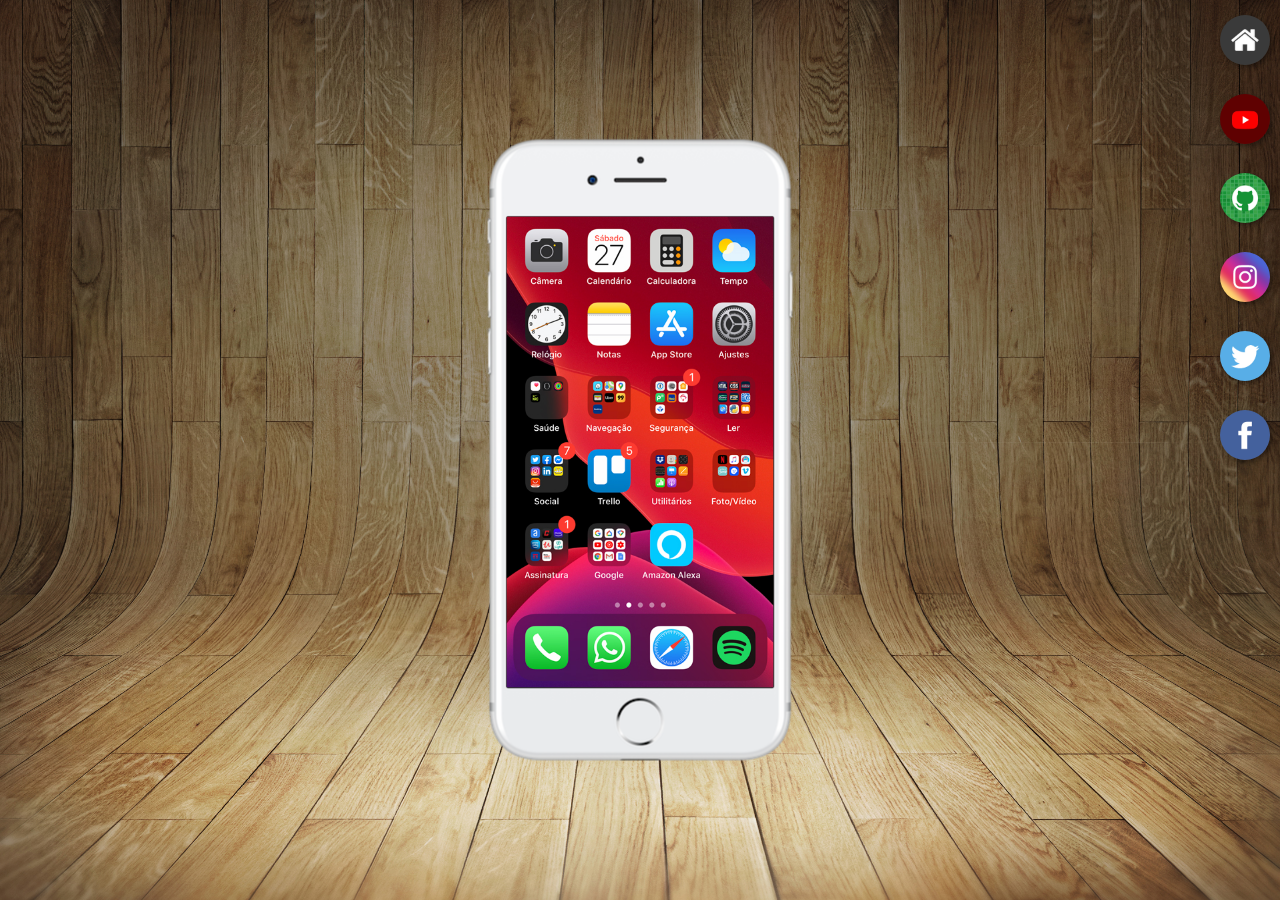
<file: index.html>
<!DOCTYPE html>
<html lang="pt-br">
<head>
    <meta charset="UTF-8">
    <meta name="viewport" content="width=device-width, initial-scale=1.0">
    <title>Projeto de Redes Sociais</title>
    <link rel="shortcut icon" href="favicon.ico" type="image/x-icon">
    <link rel="stylesheet" href="estilos/style.css">
</head>
<body>
    <main>
        <section id="telefone">
            <iframe src="home.html" frameborder="0" name="tela" id="tela"></iframe>
        </section>
        <section id="redes-sociais">
            <a href="home.html" target="tela"><img src="imagens/logo-home.jpg"></a> <br>
            <a href="youtube.html" target="tela"><img src="imagens/logo-youtube.jpg"></a> <br>
            <a href="github.html" target="tela"><img src="imagens/logo-github.jpg"></a> <br>
            <a href="instagram.html" target="tela"><img src="imagens/logo-instagram.jpg"></a> <br>
            <a href="twitter.html" target="tela"><img src="imagens/logo-twitter.jpg"></a> <br>
            <a href="facebook.html" target="tela"><img src="imagens/logo-facebook.jpg"></a> <br>
        </section>
    </main>
</body>
</html>
</file>
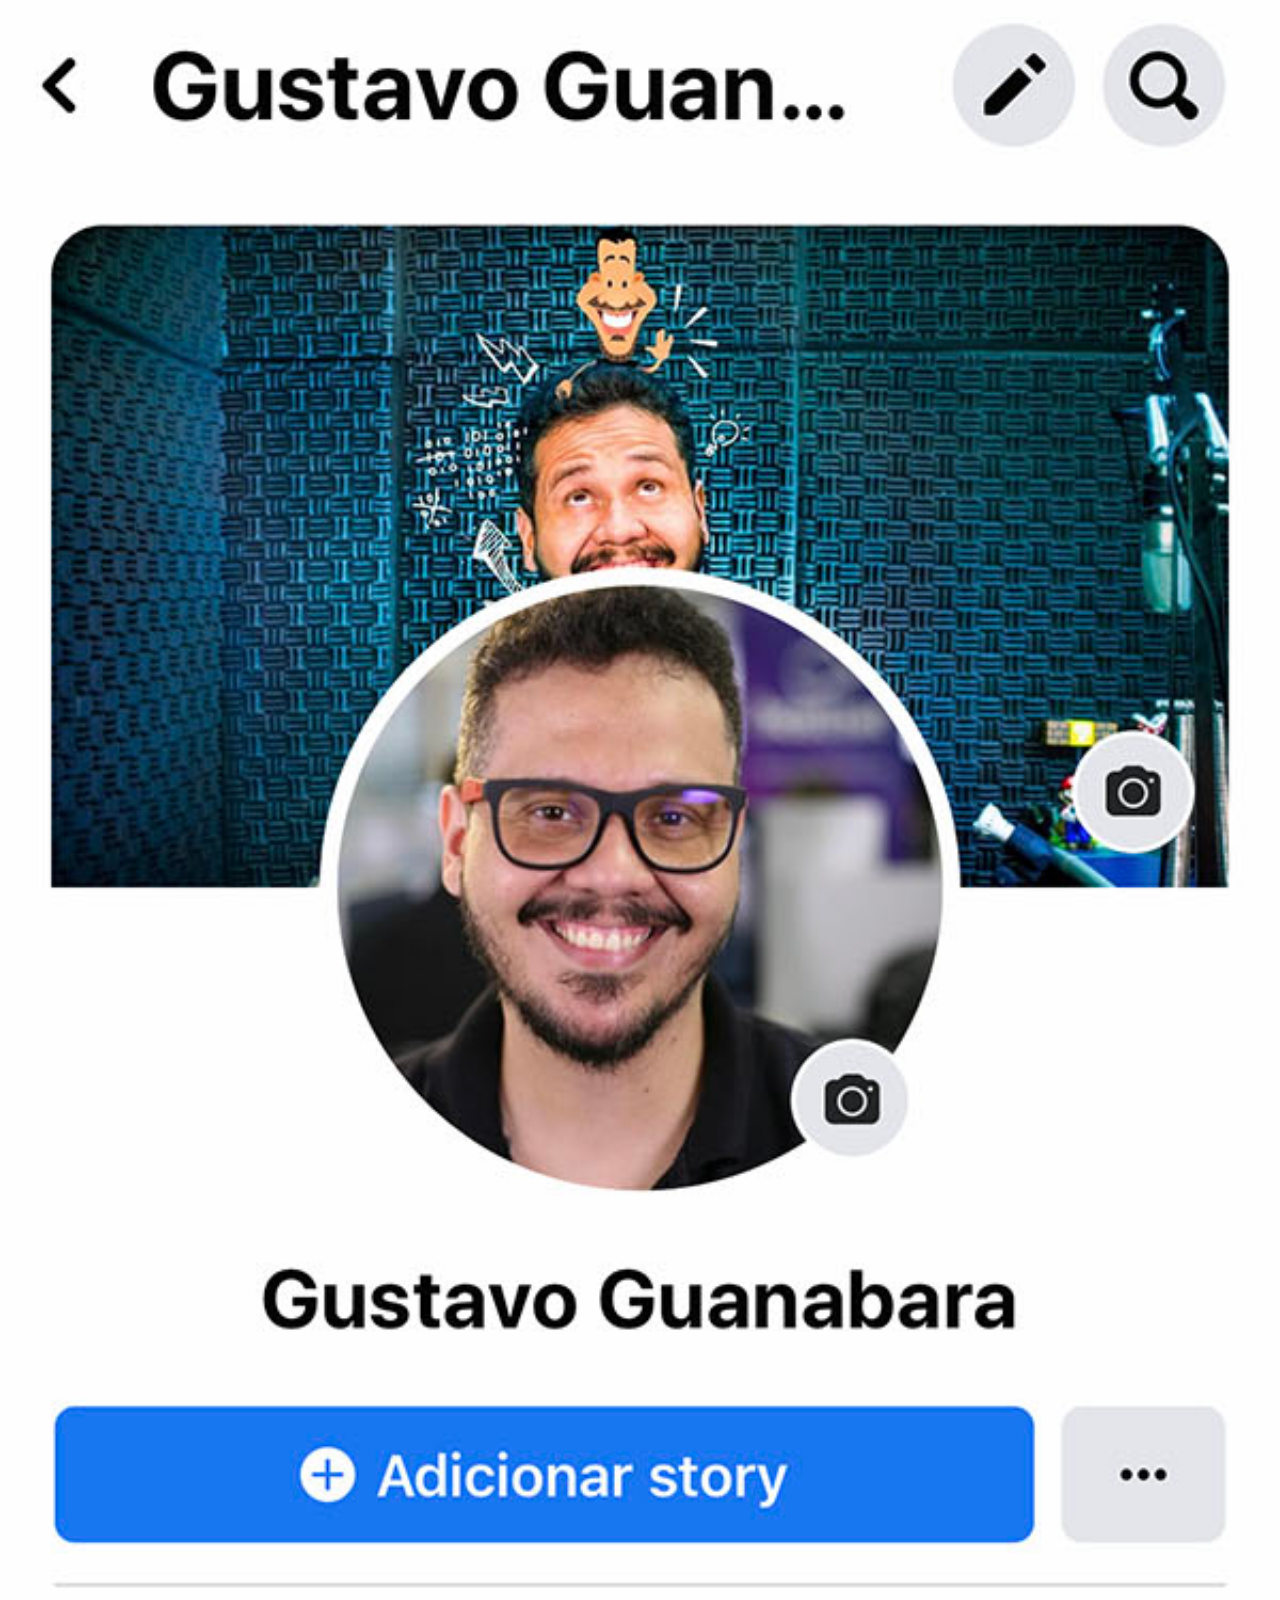
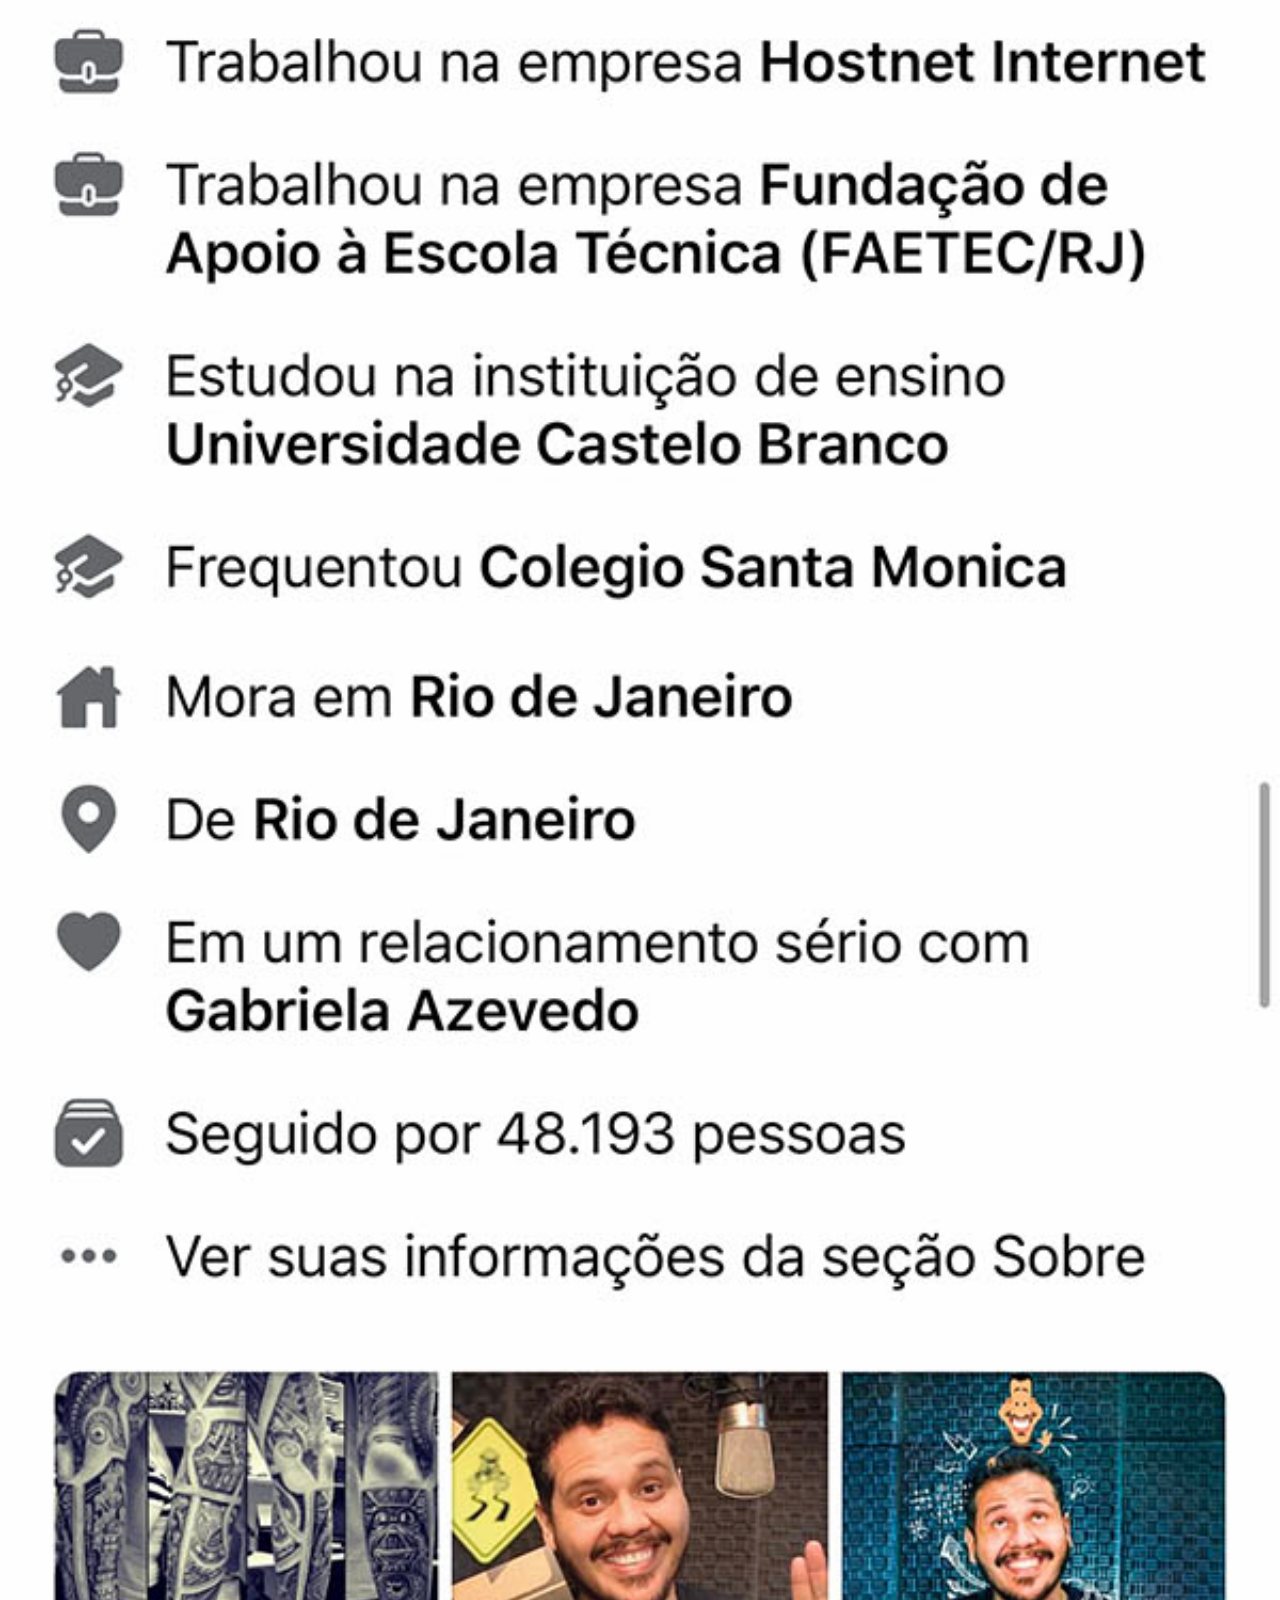
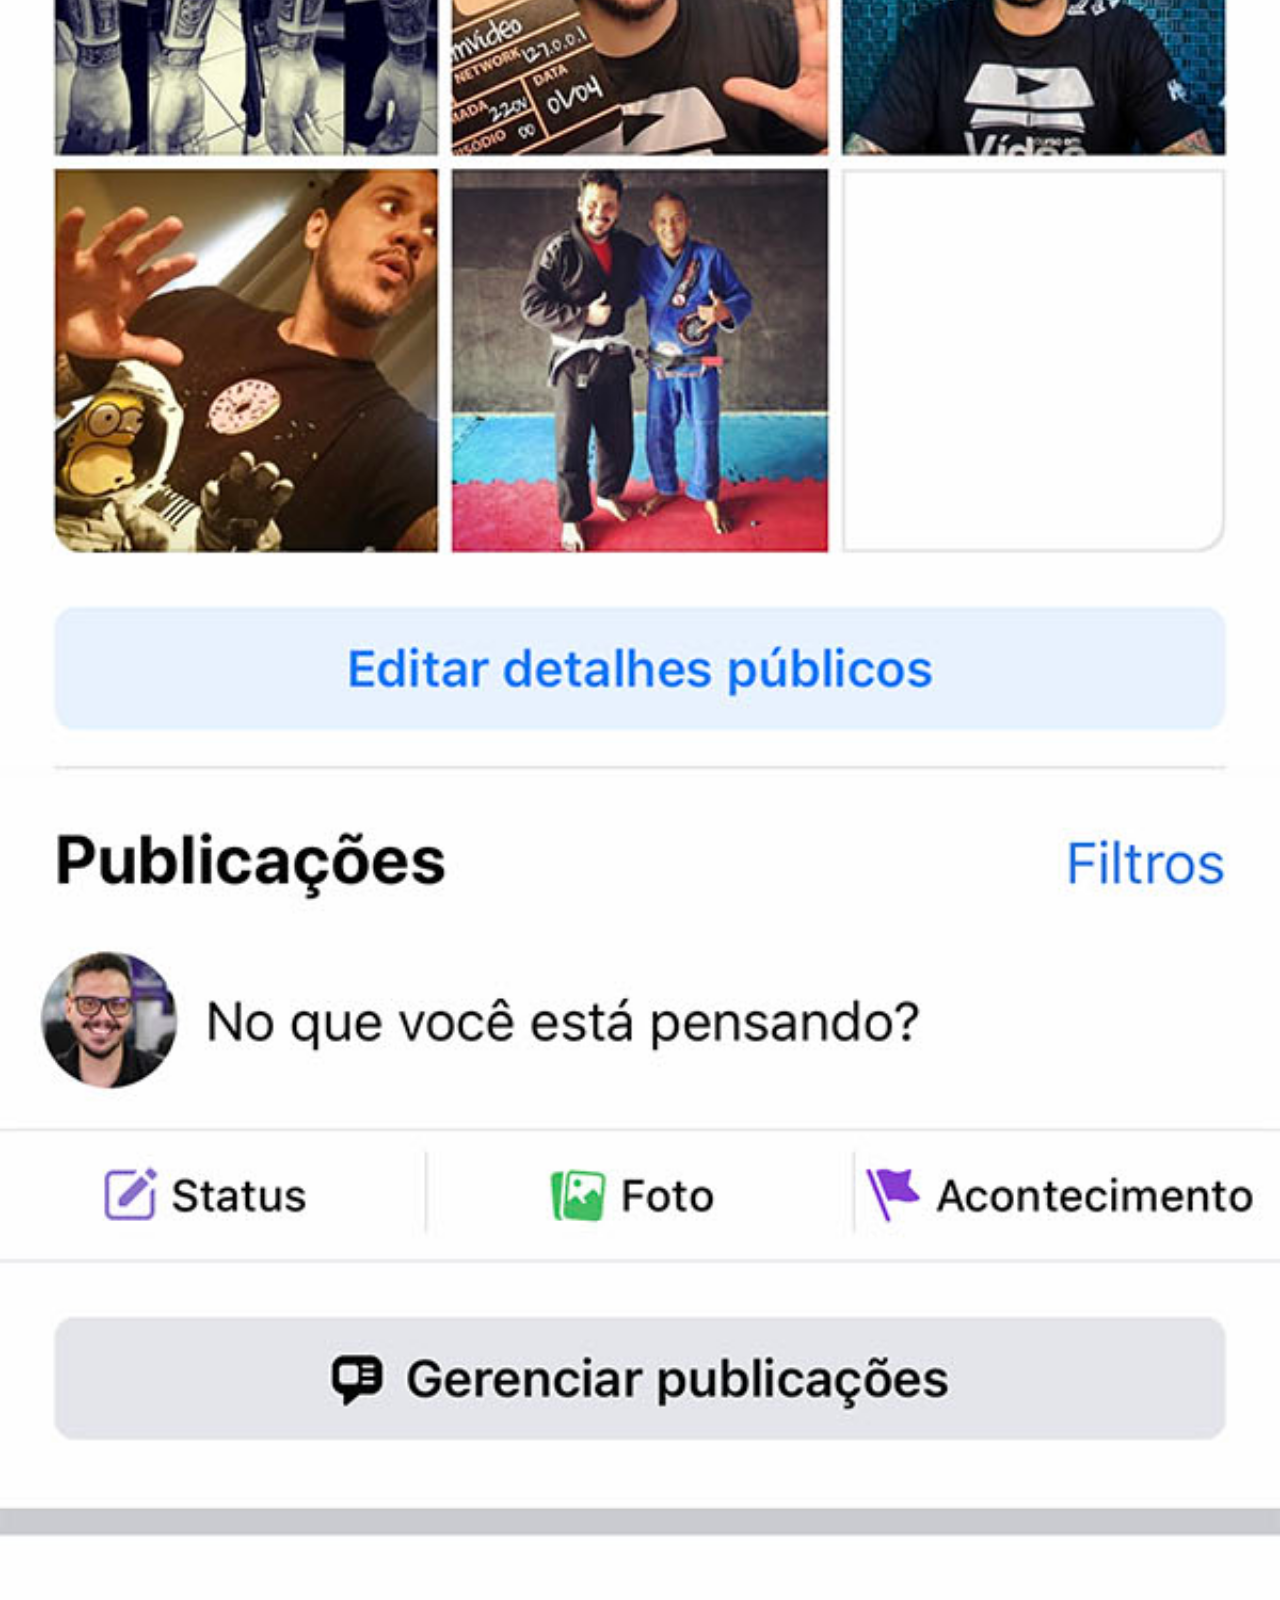
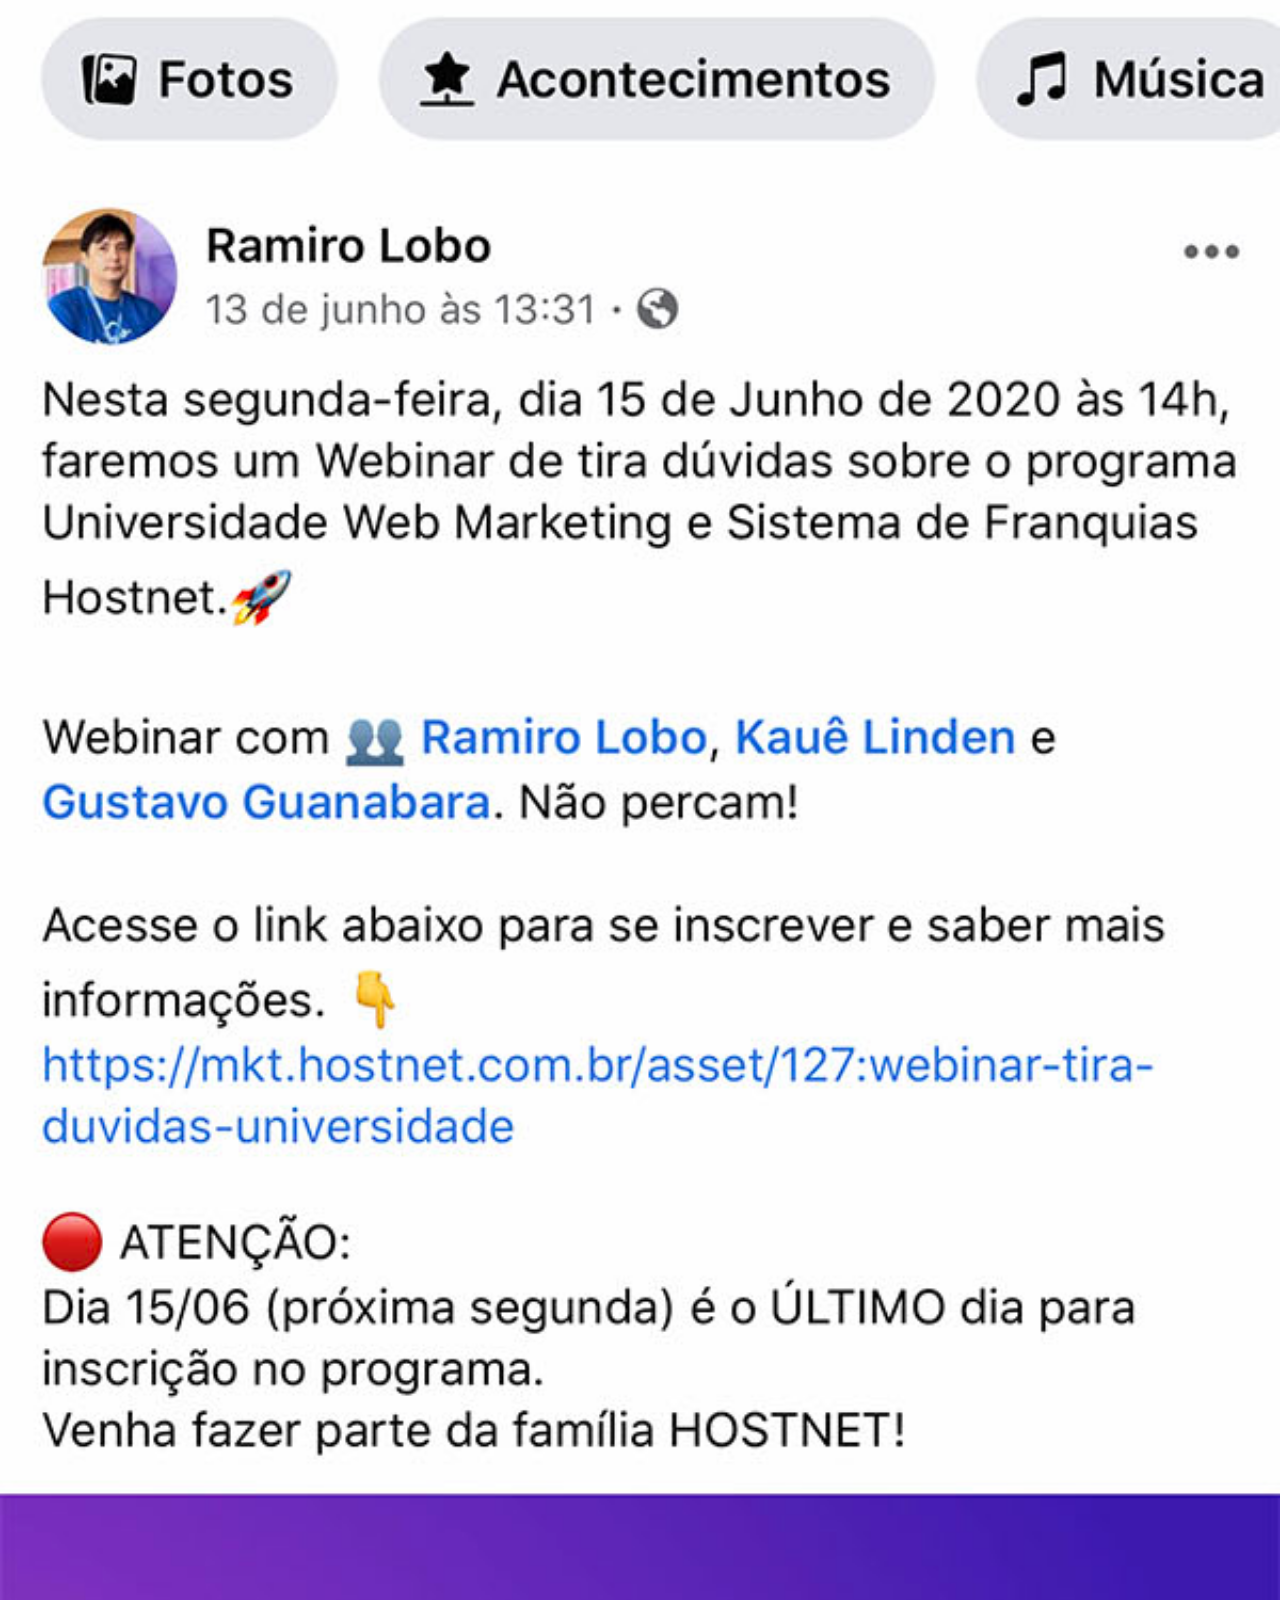
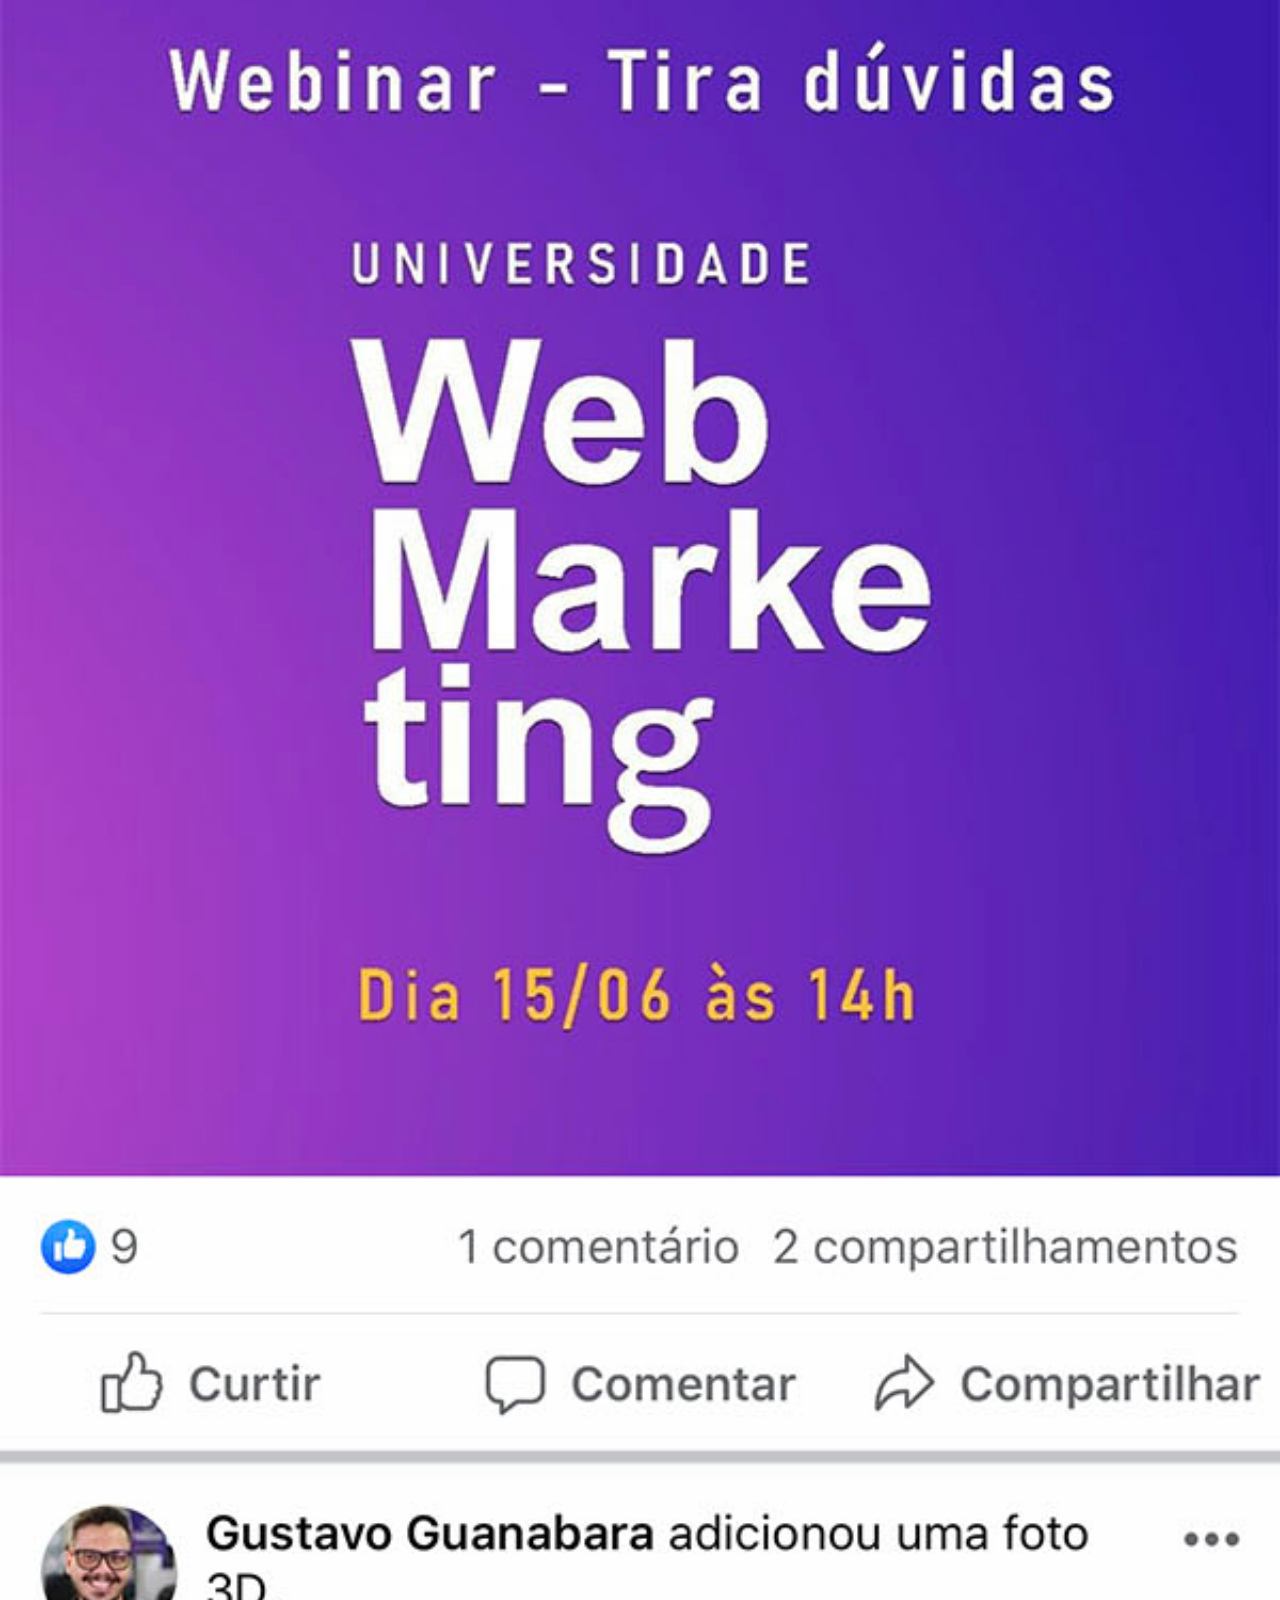
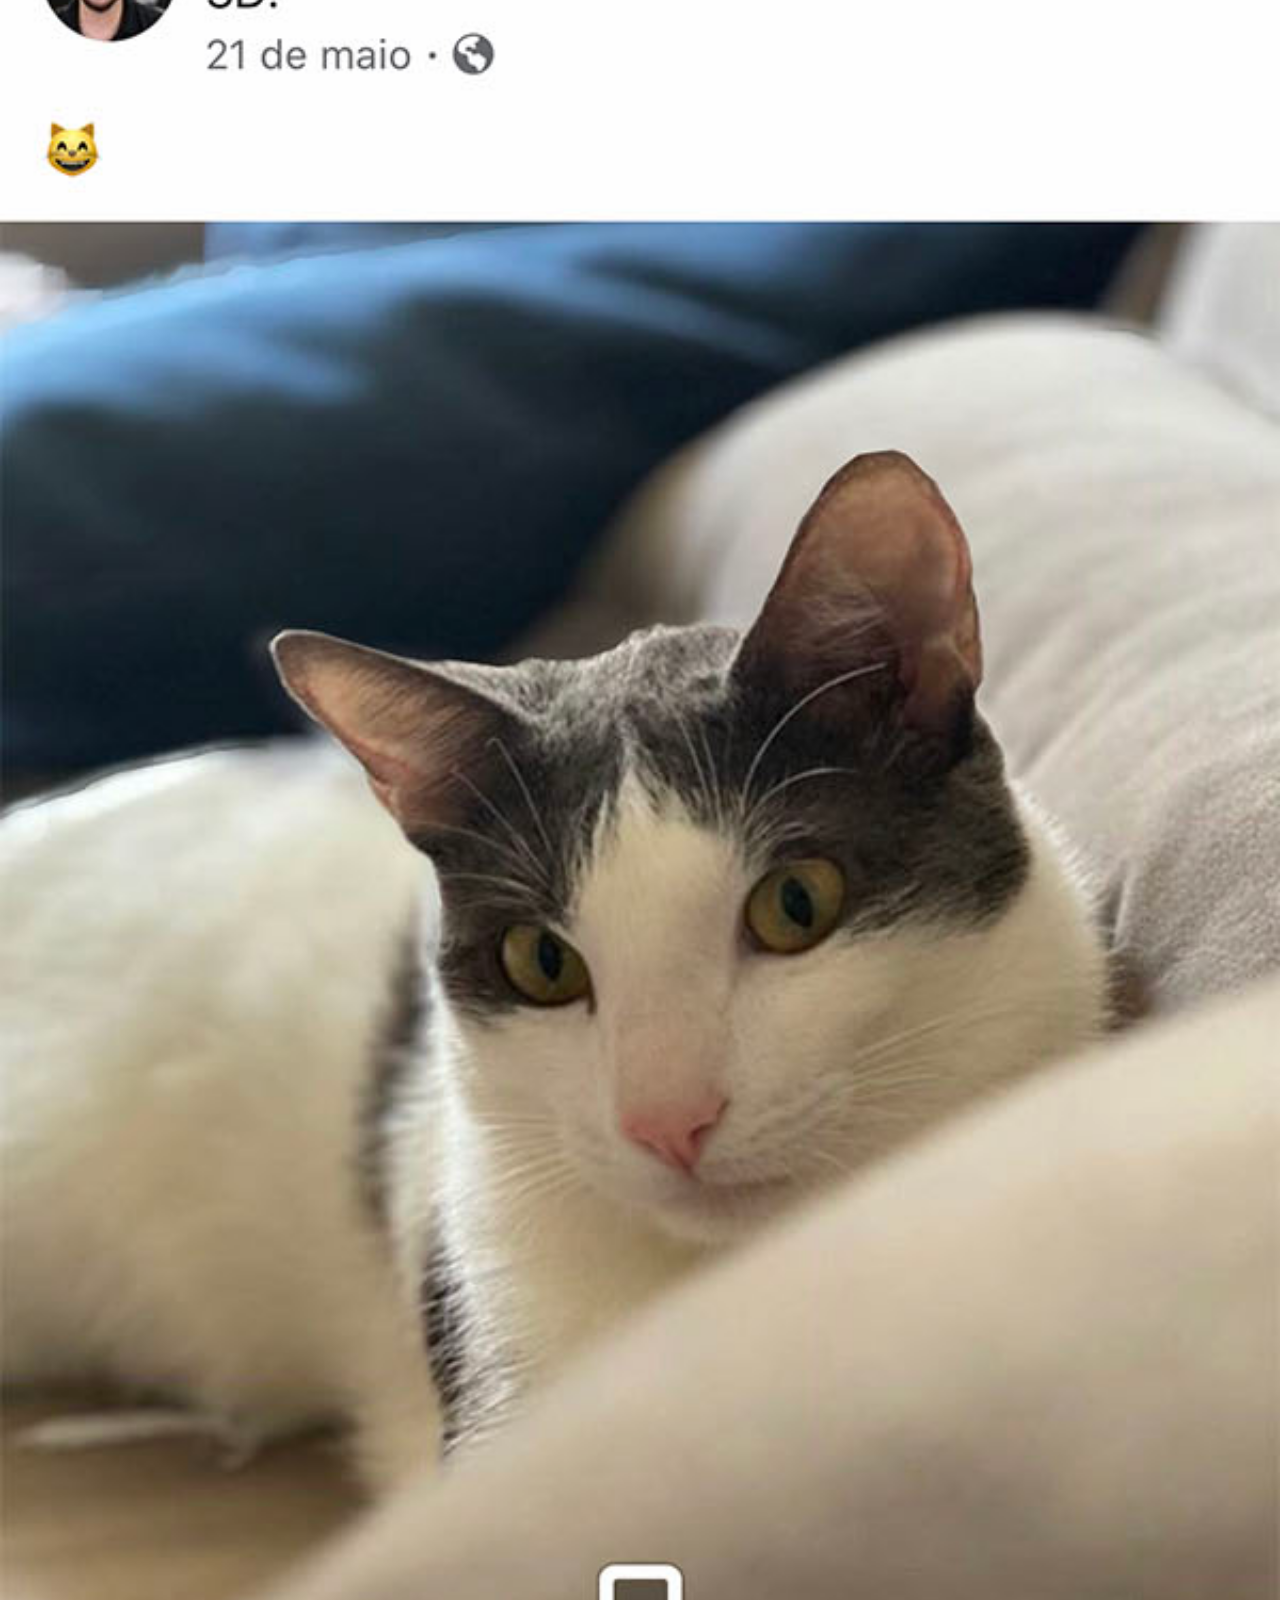
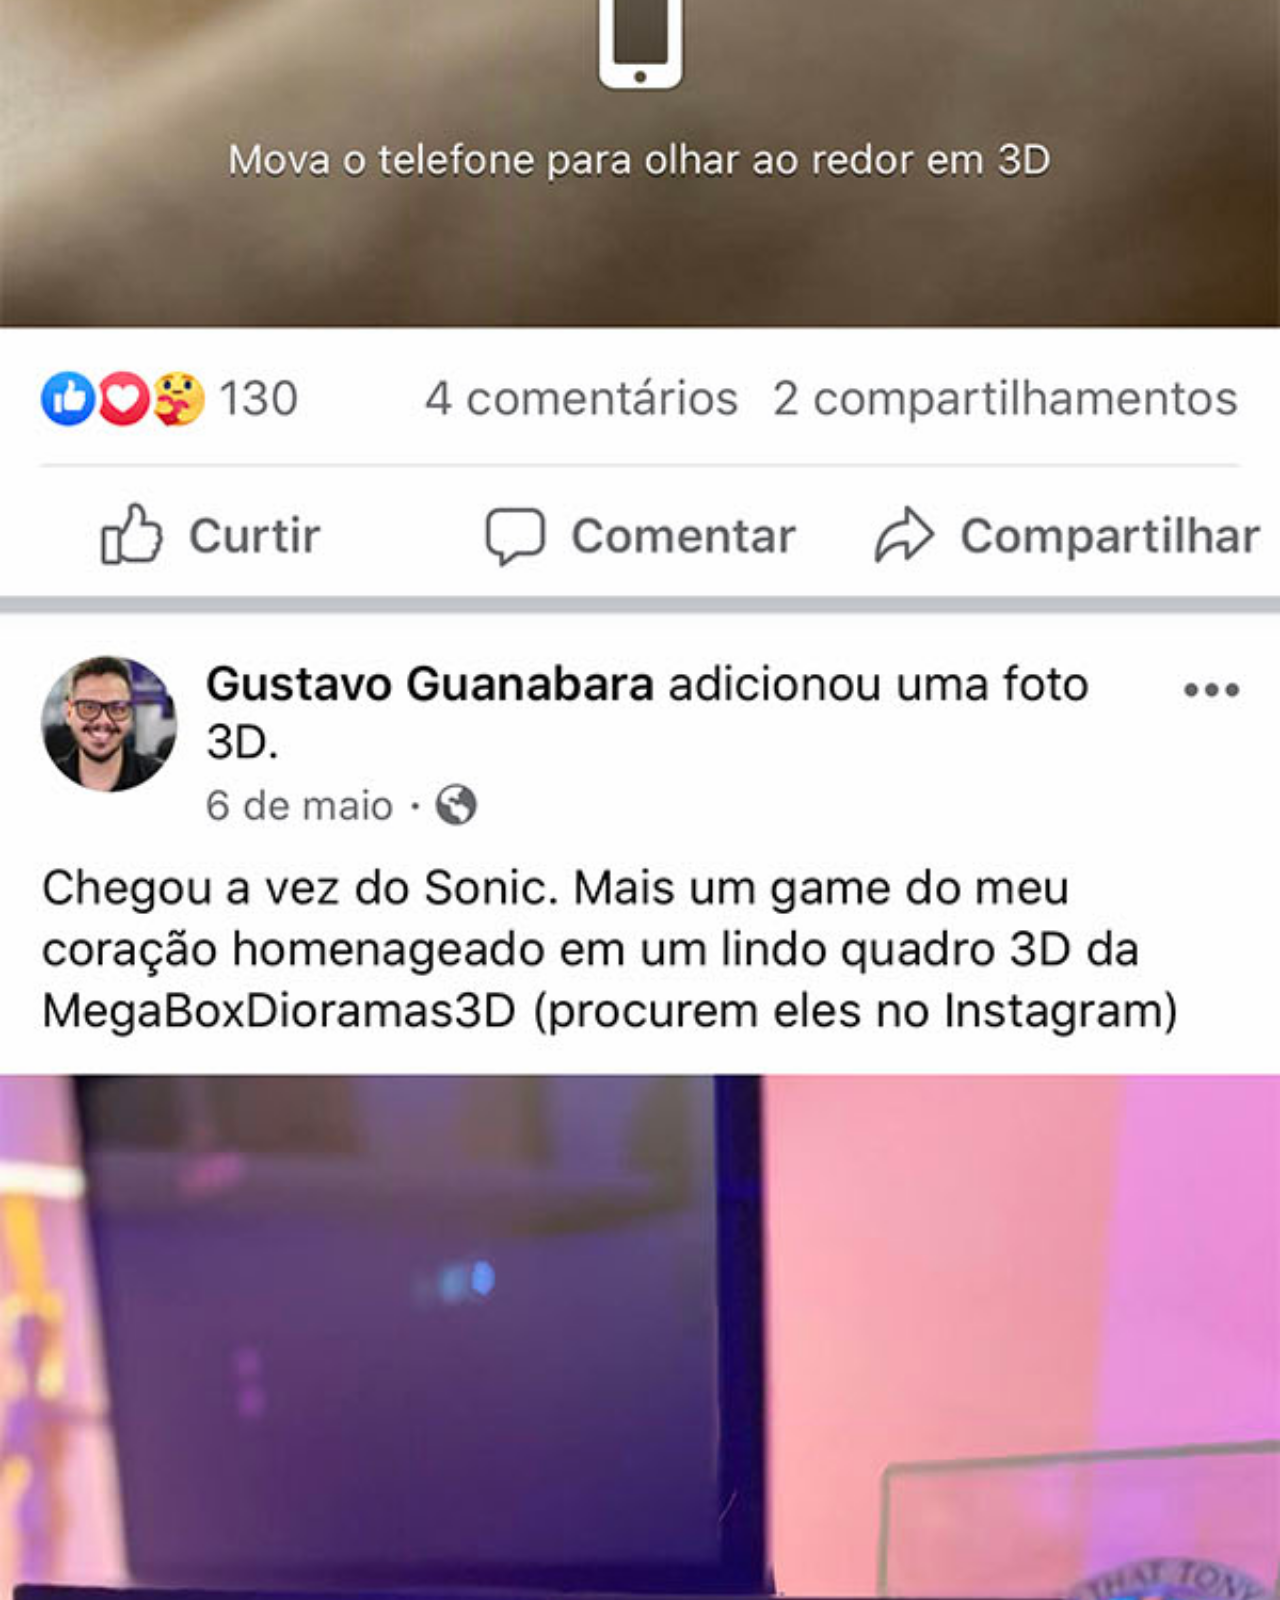
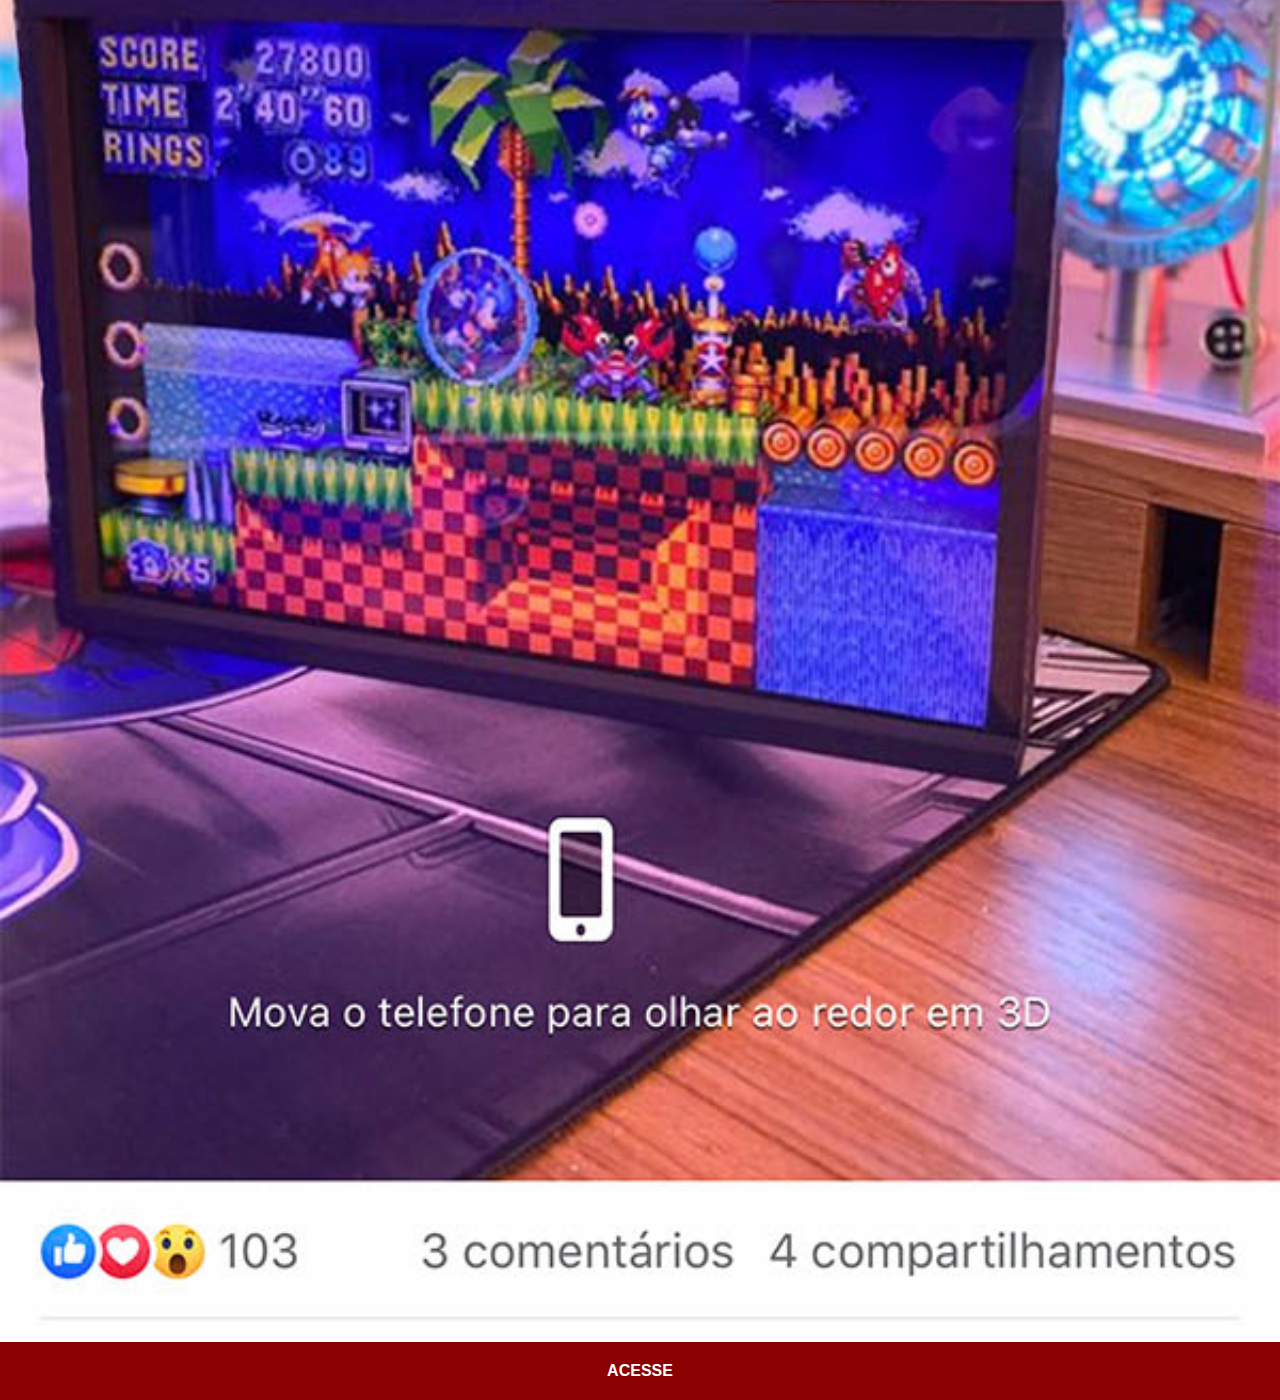
<file: facebook.html>
<!DOCTYPE html>
<html lang="pt-br">
<head>
    <meta charset="UTF-8">
    <meta name="viewport" content="width=device-width, initial-scale=1.0">
    <title>facebook</title>
    <link rel="stylesheet" href="estilos/social.css">
</head>
<body>
    <img src="imagens/tela-facebook.jpg" alt="Facebook">
    <a href="https://www.facebook.com/gustavoguanabara/?locale=pt_BR" target="blank">ACESSE</a>

</body>
</html>
</file>
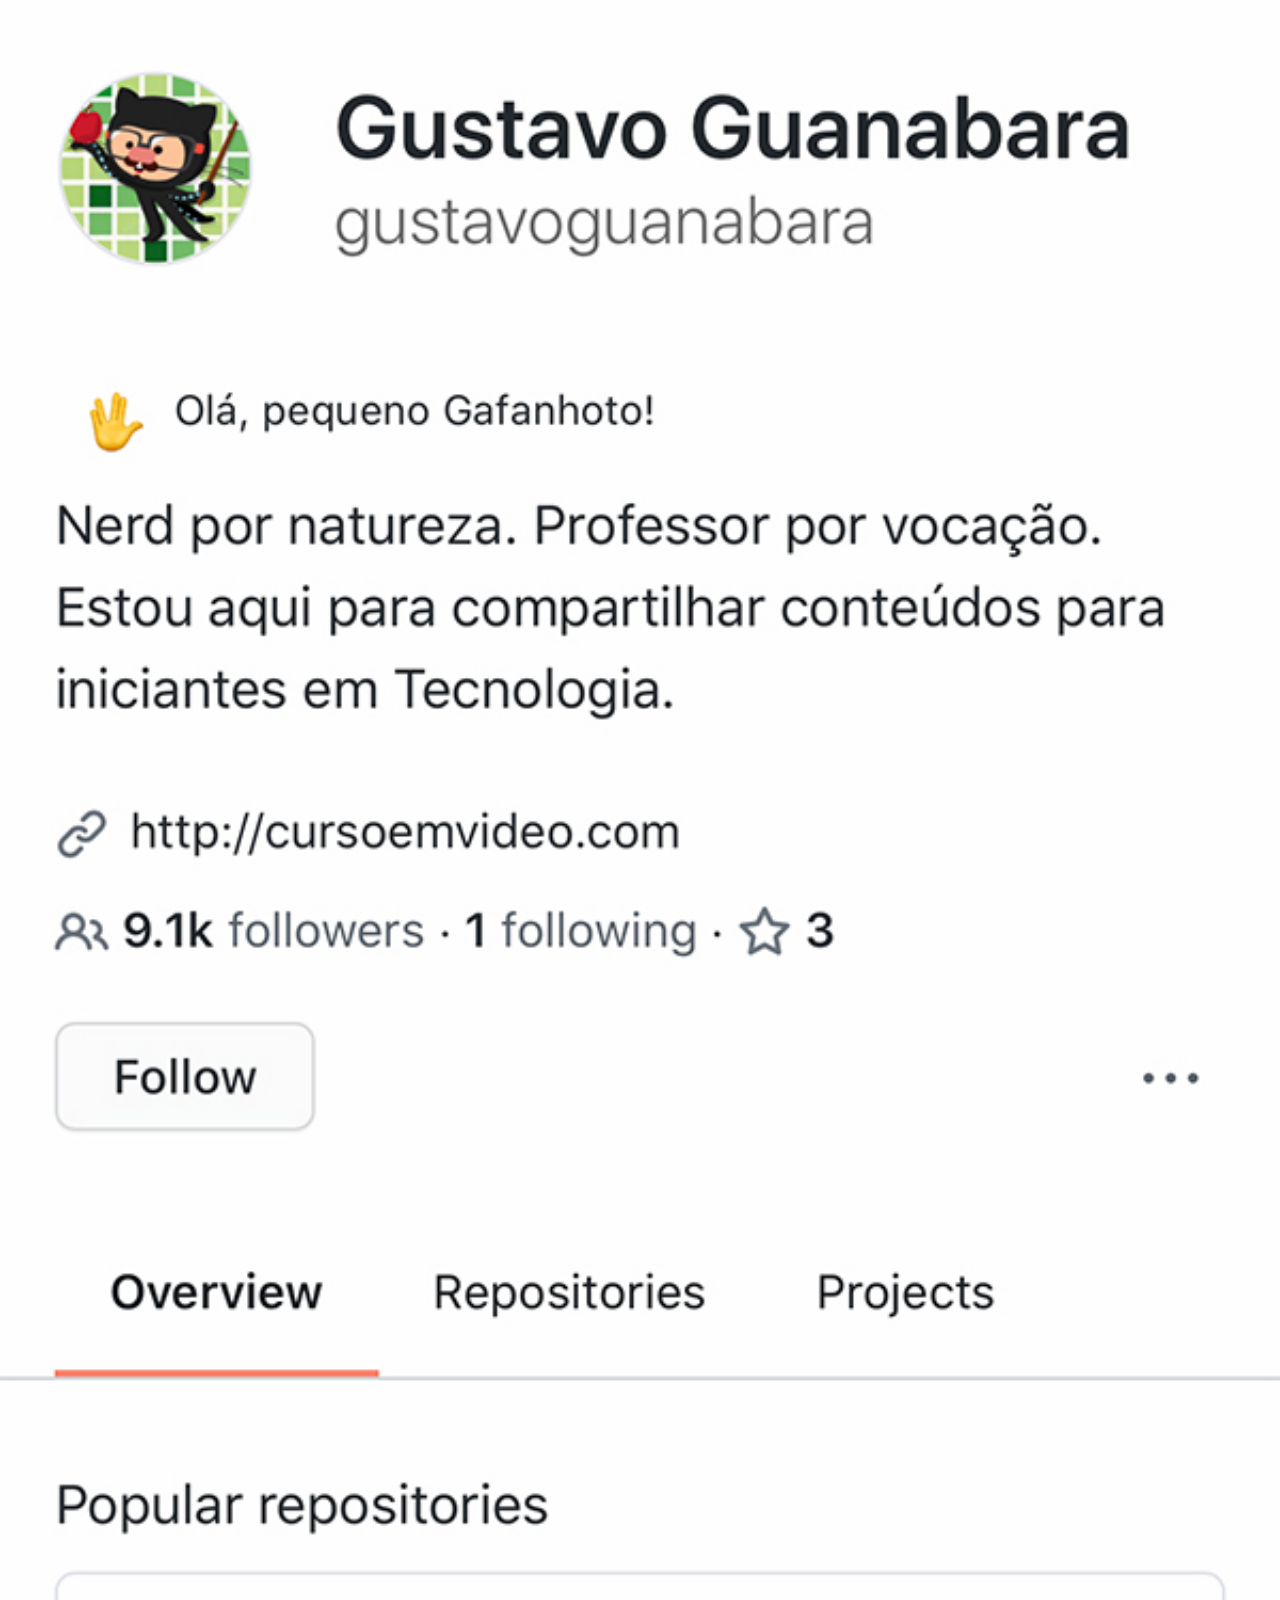
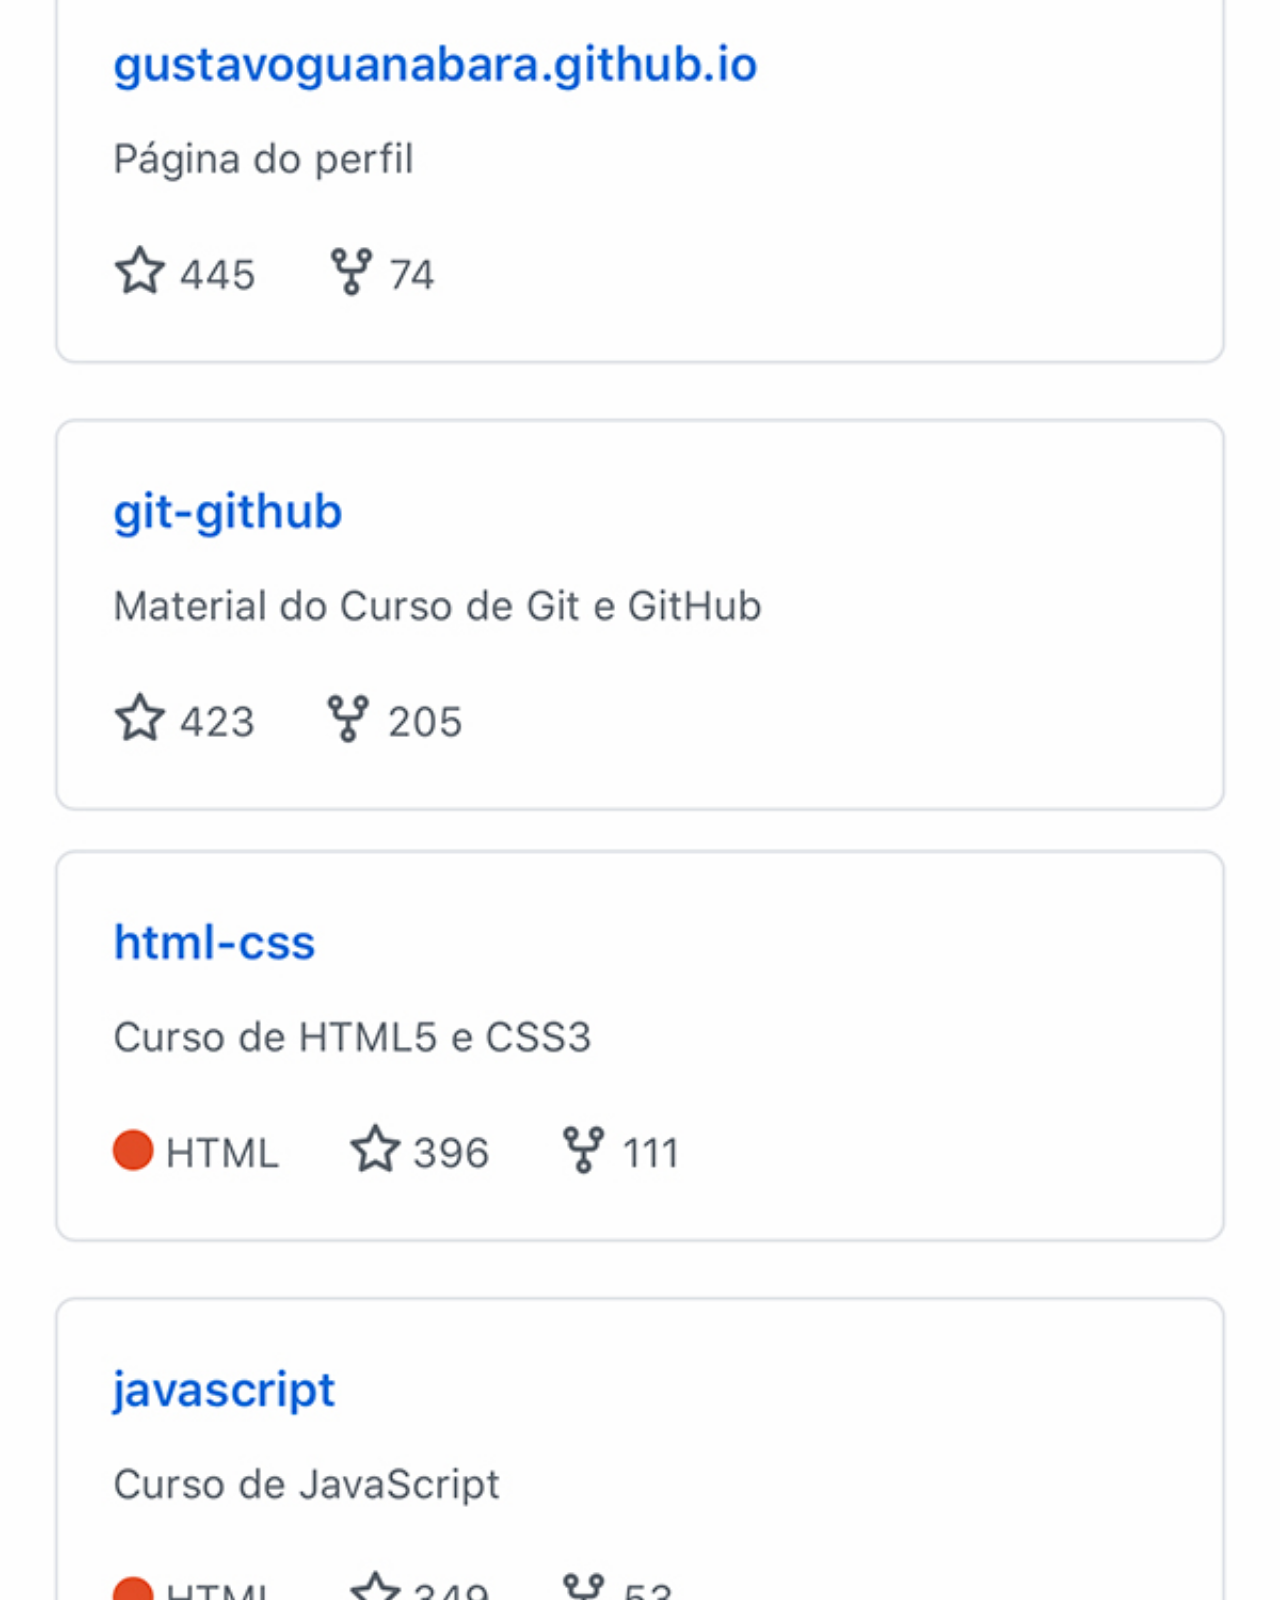
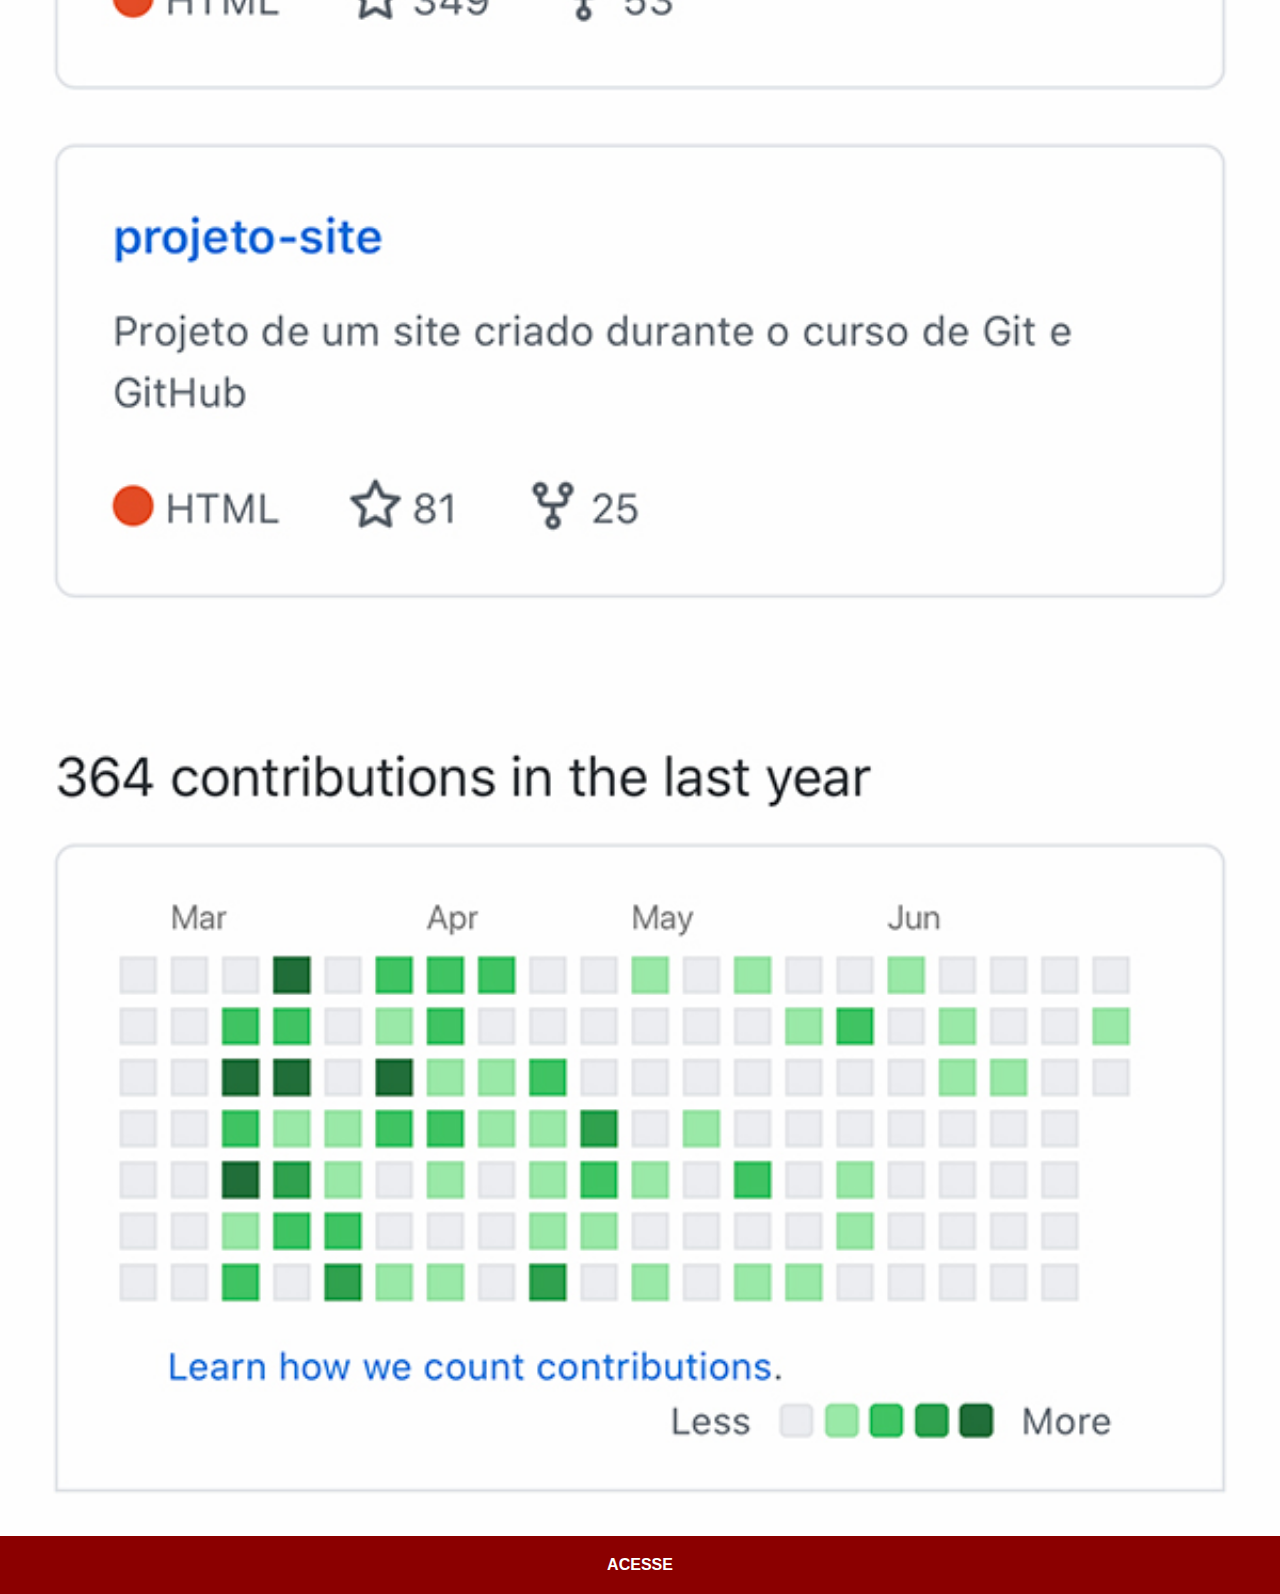
<file: github.html>
<!DOCTYPE html>
<html lang="pt-br">
<head>
    <meta charset="UTF-8">
    <meta name="viewport" content="width=device-width, initial-scale=1.0">
    <title>github</title>
    <link rel="stylesheet" href="estilos/social.css">
</head>
<body>
    <img src="imagens/tela-github.jpg" alt="GitHub">
    <a href="https://github.com/gustavoguanabara" target="blank">ACESSE</a>

</body>
</html>
</file>
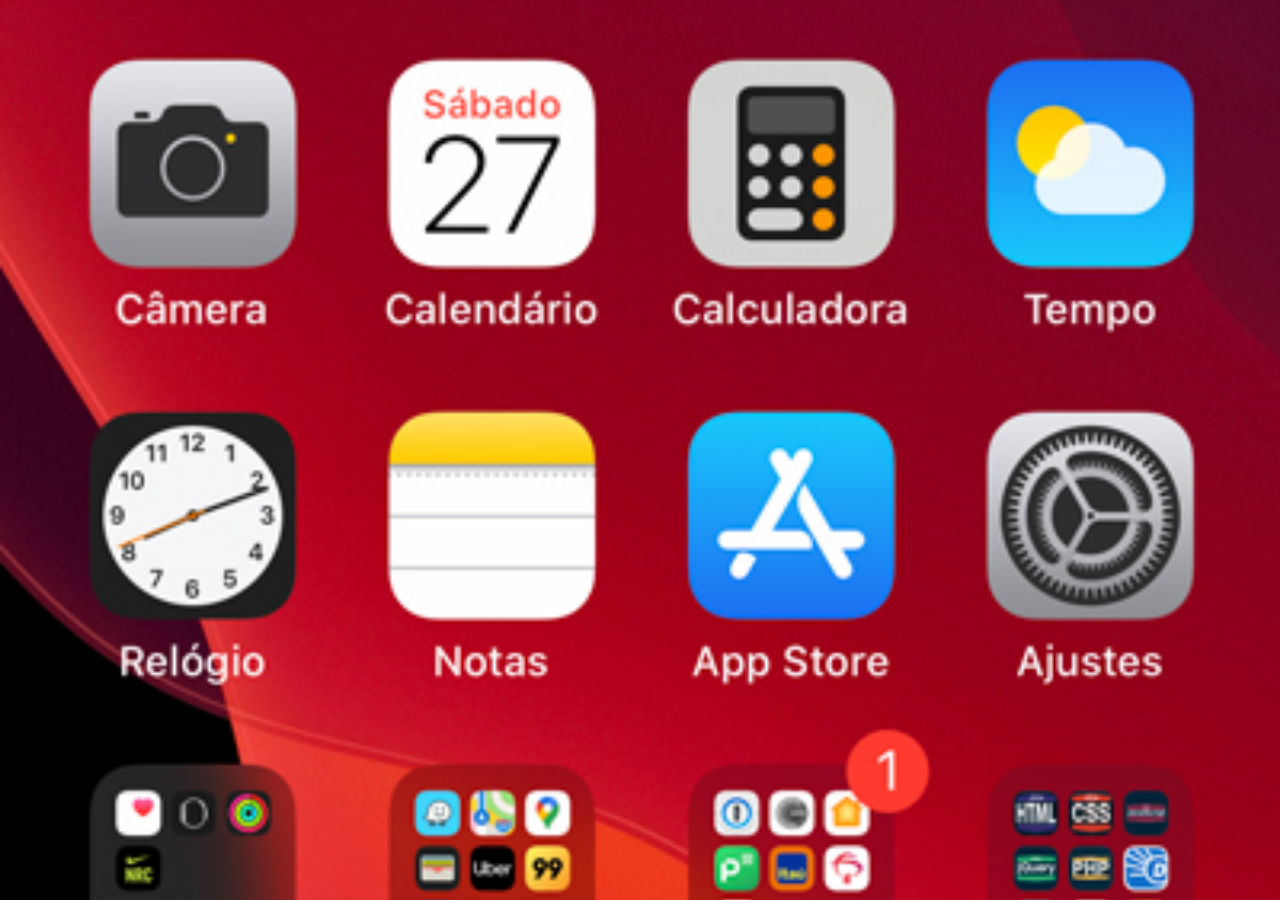
<file: home.html>
<!DOCTYPE html>
<html lang="en">
<head>
    <meta charset="UTF-8">
    <meta name="viewport" content="width=device-width, initial-scale=1.0">
    <title>Home</title>
    <style>
        * {
            margin: 0px;
            padding: 0px;
        }

        body {
            width: 100vw;
            height: 100vh;
            background: black url('imagens/tela-home.jpg') no-repeat top center;
            background-size: cover;
        }
    </style>
</head>
<body>
    
</body>
</html>
</file>
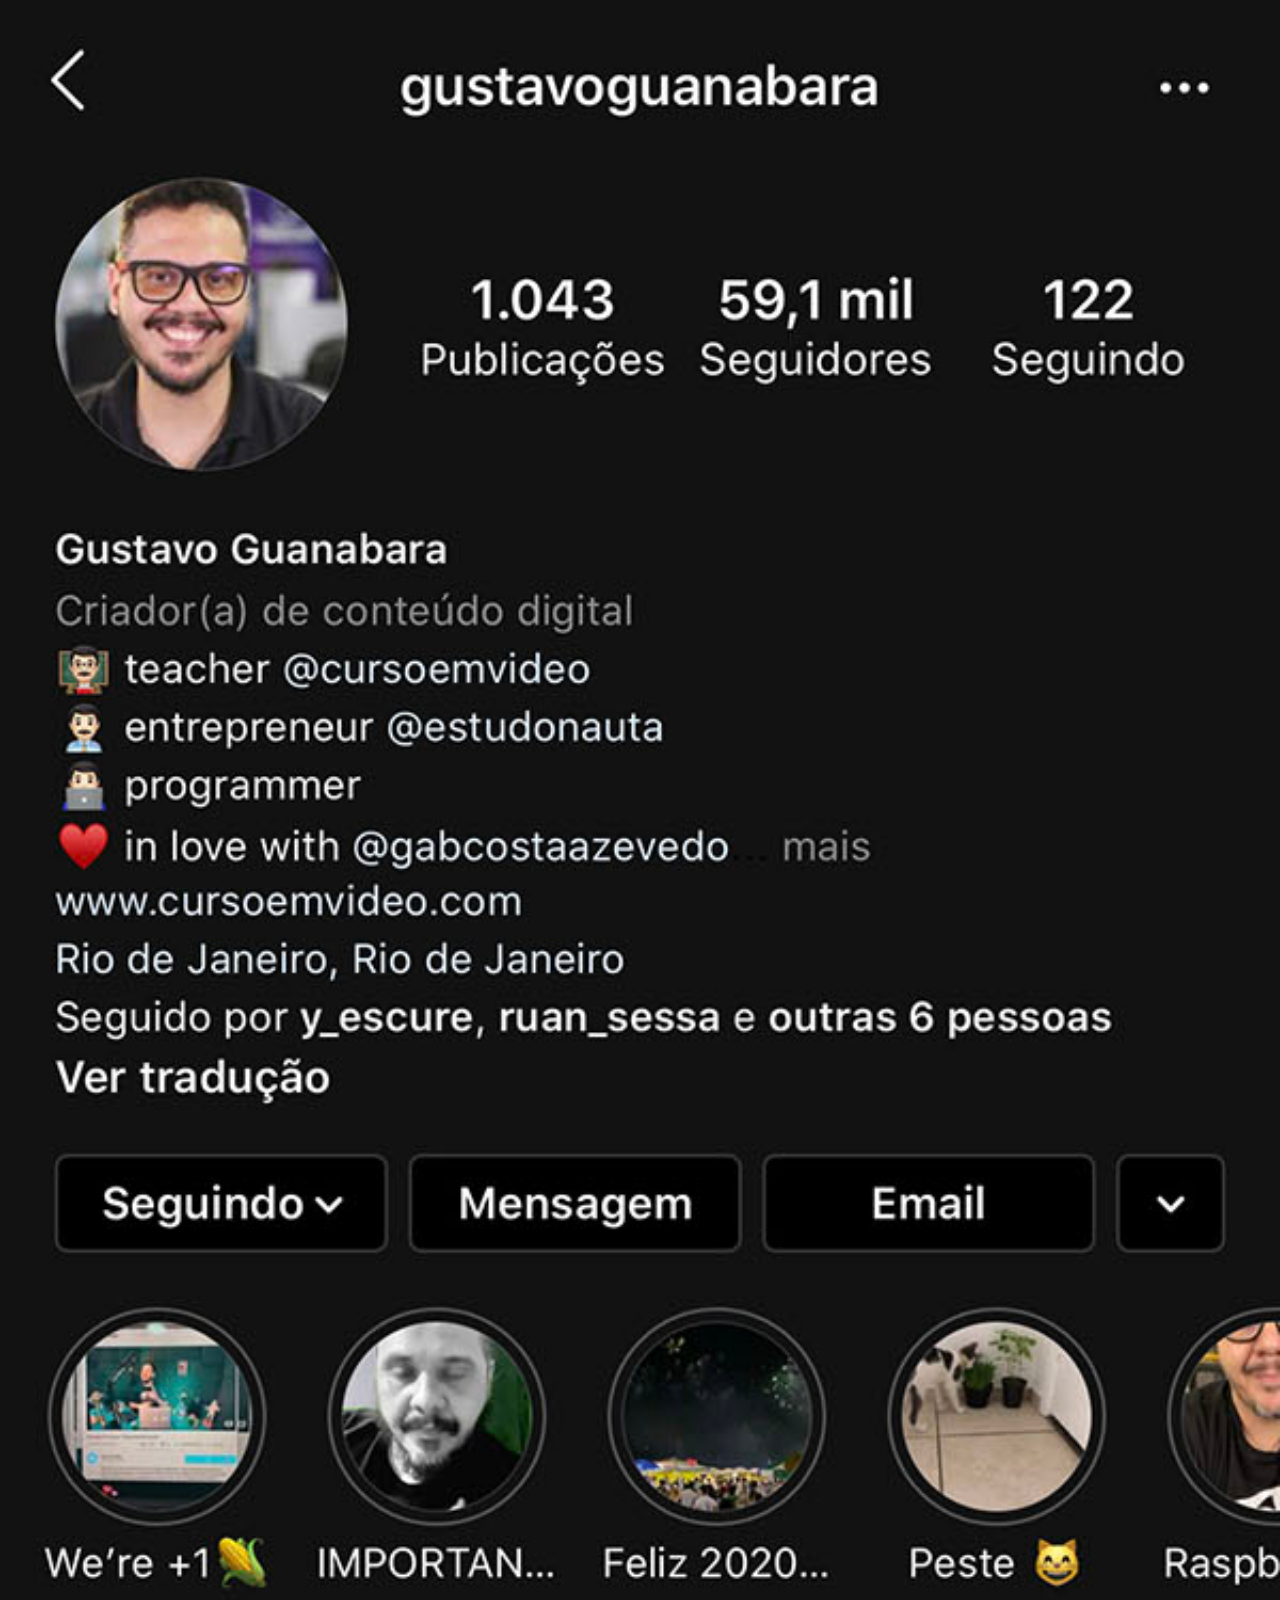
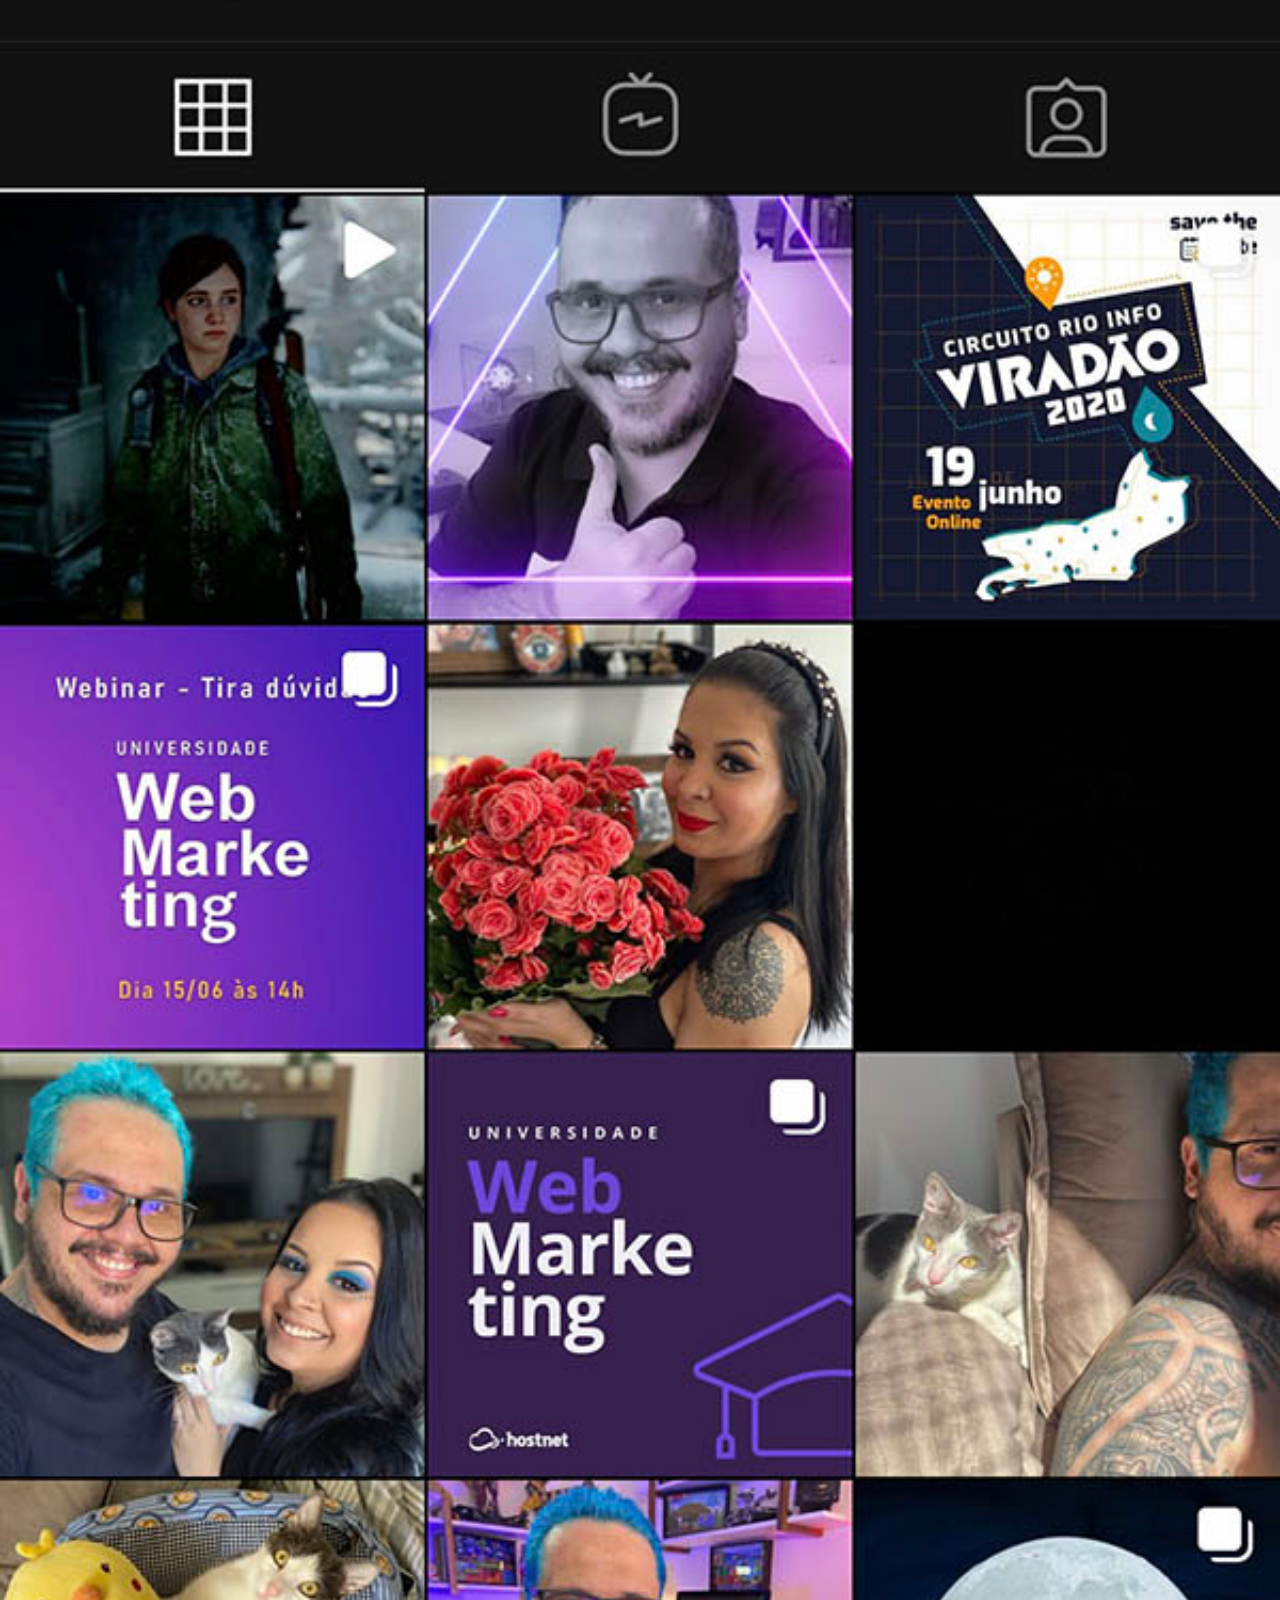
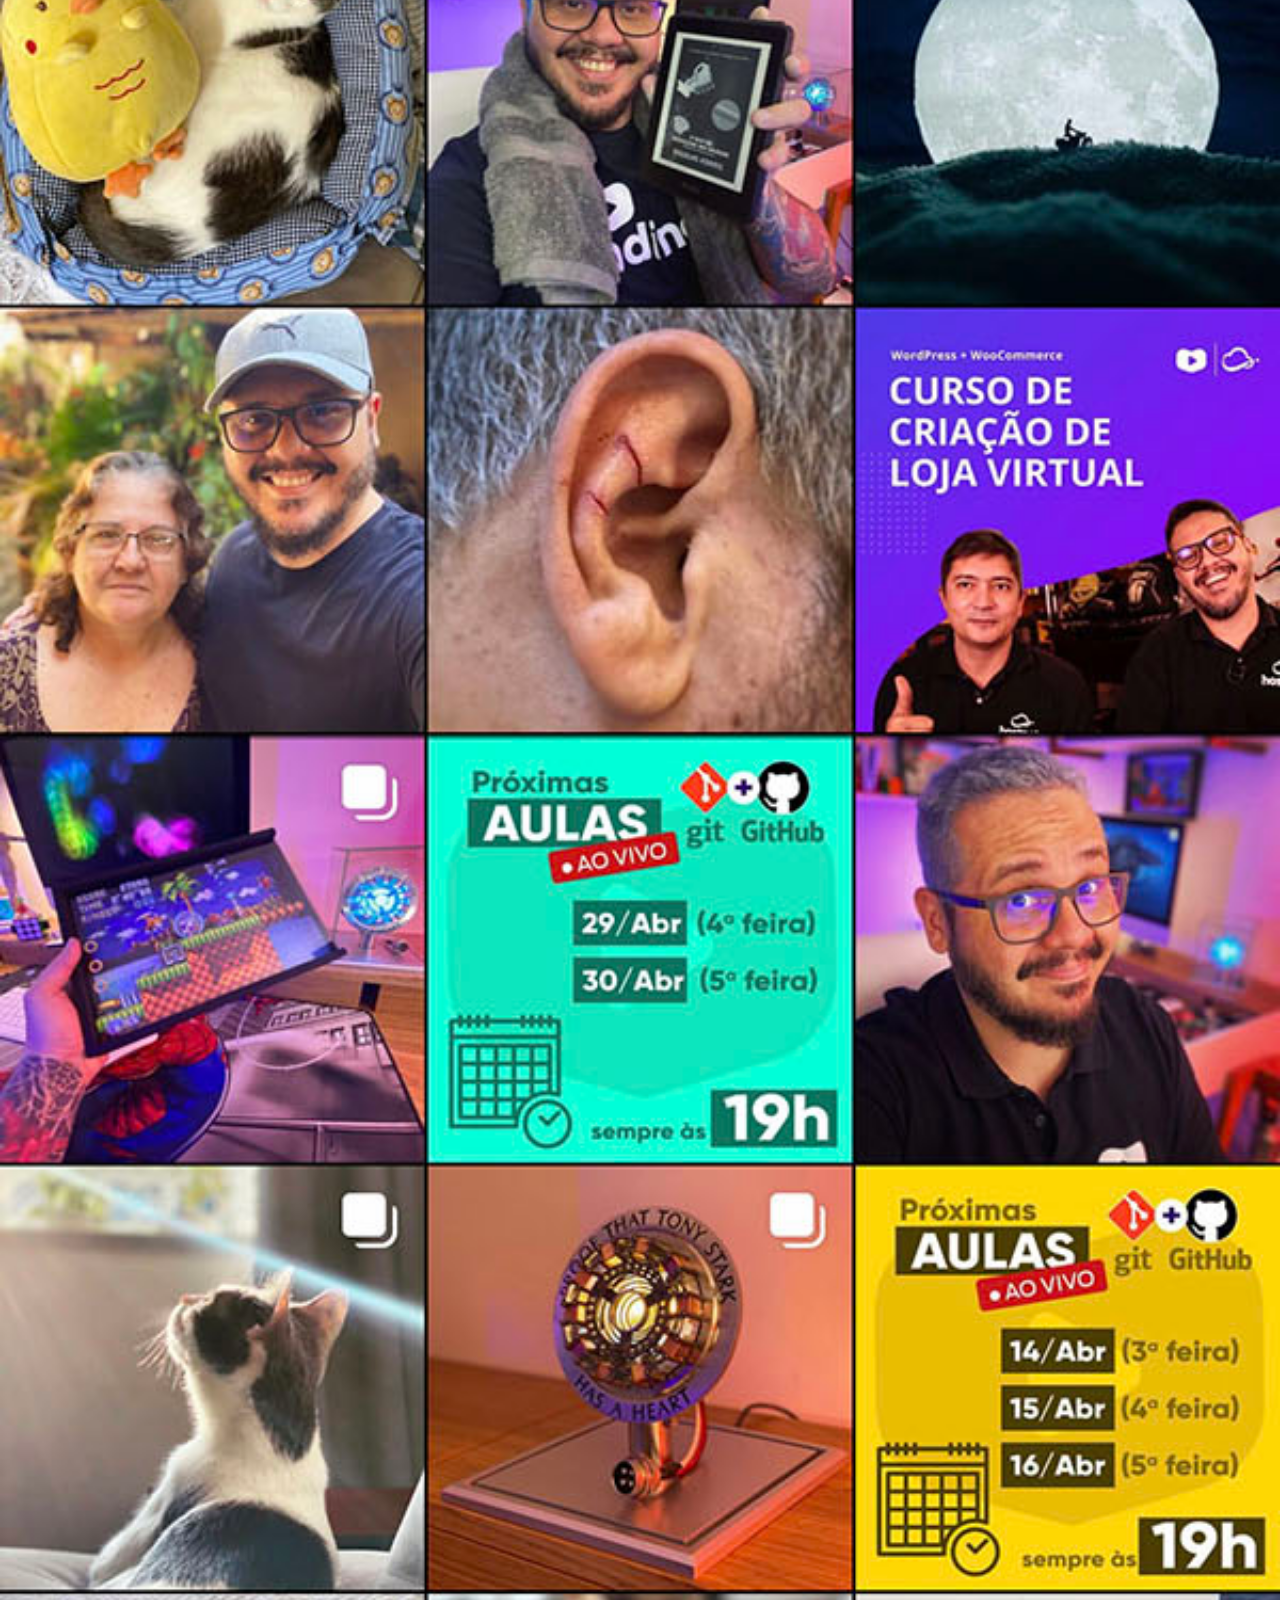
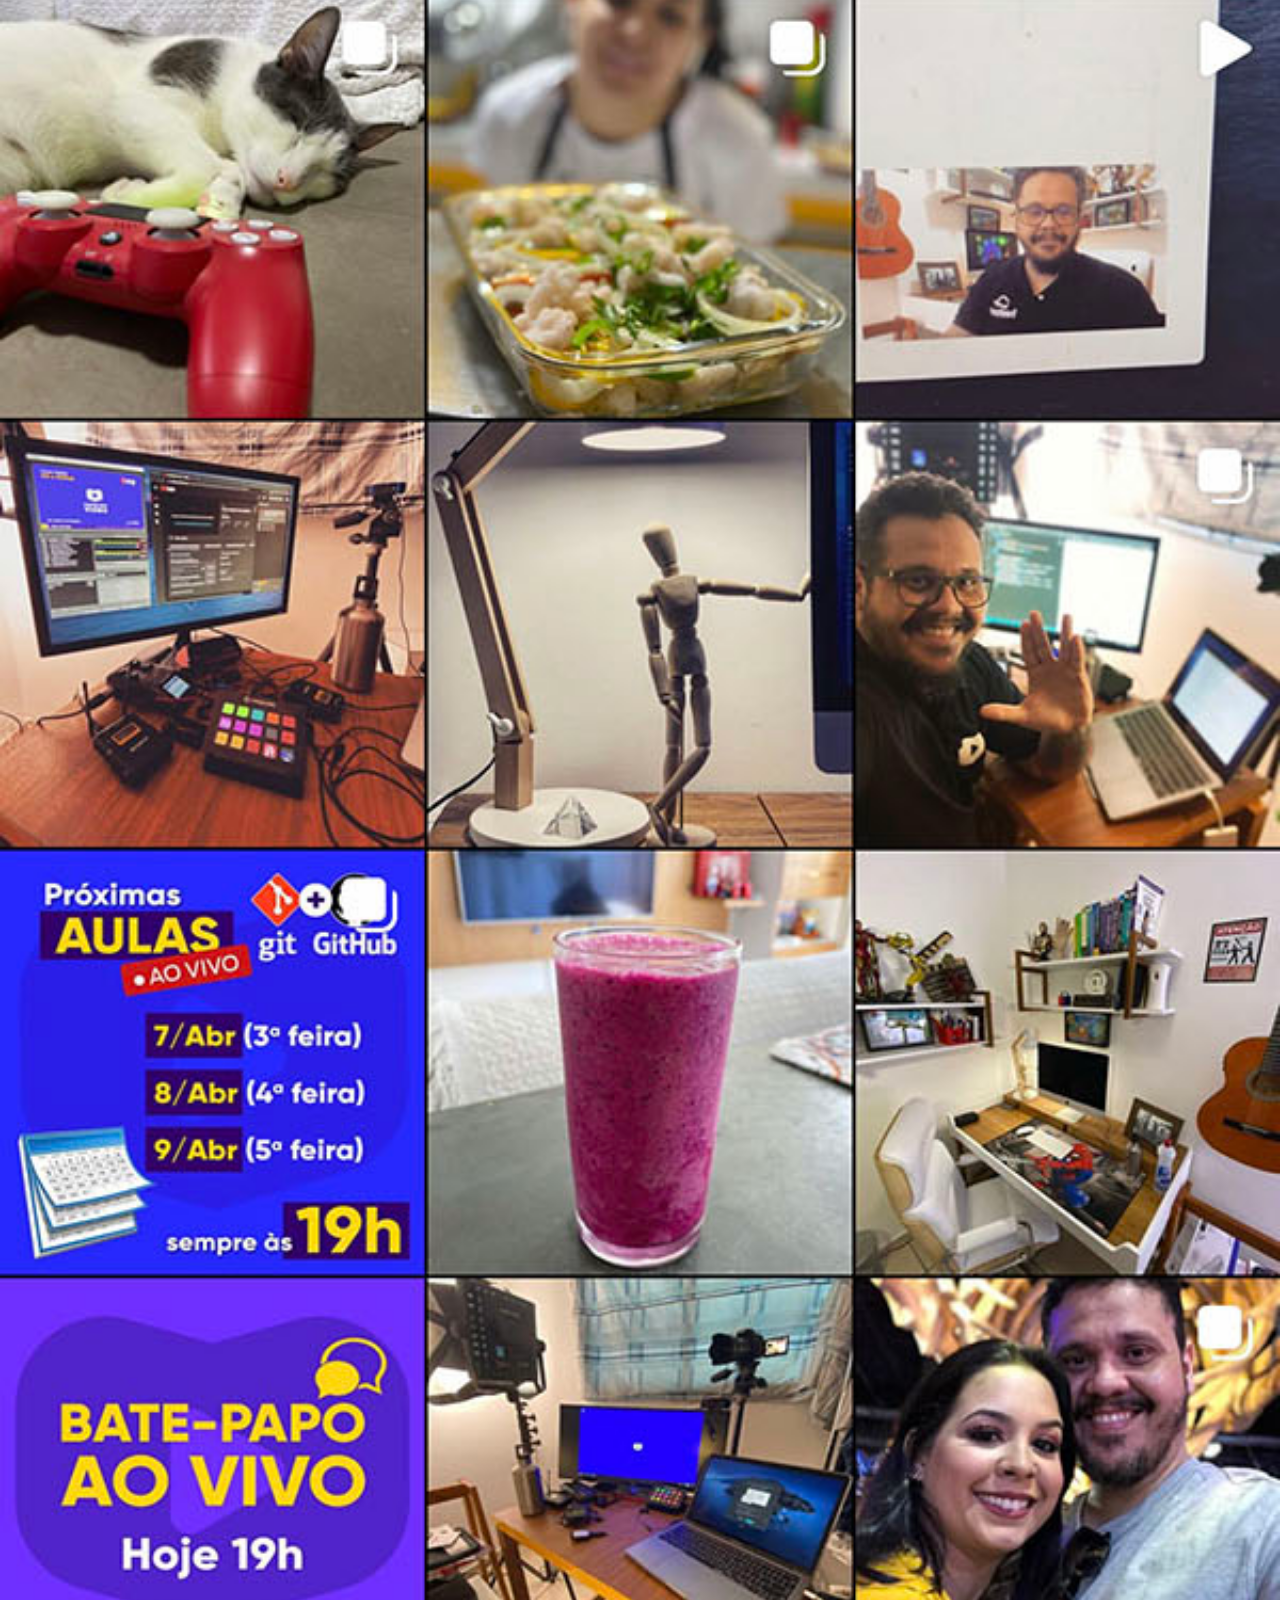
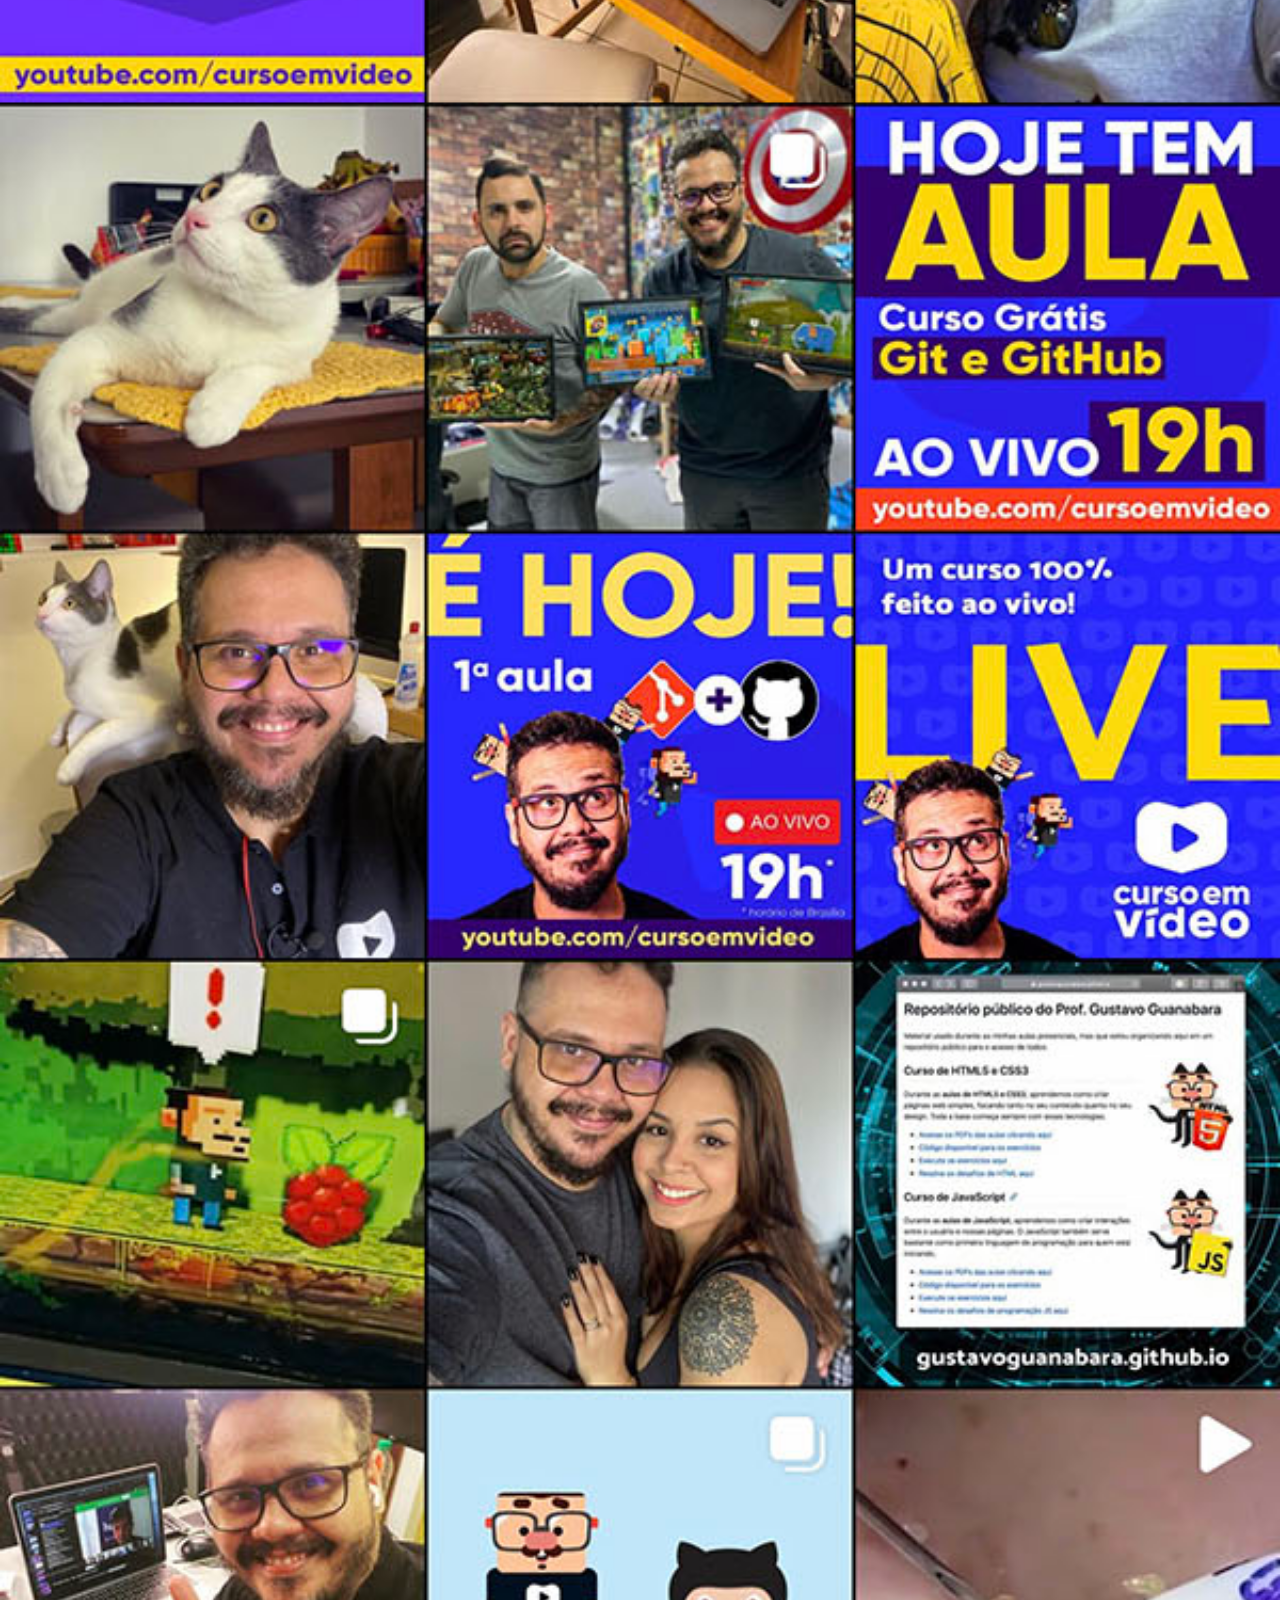
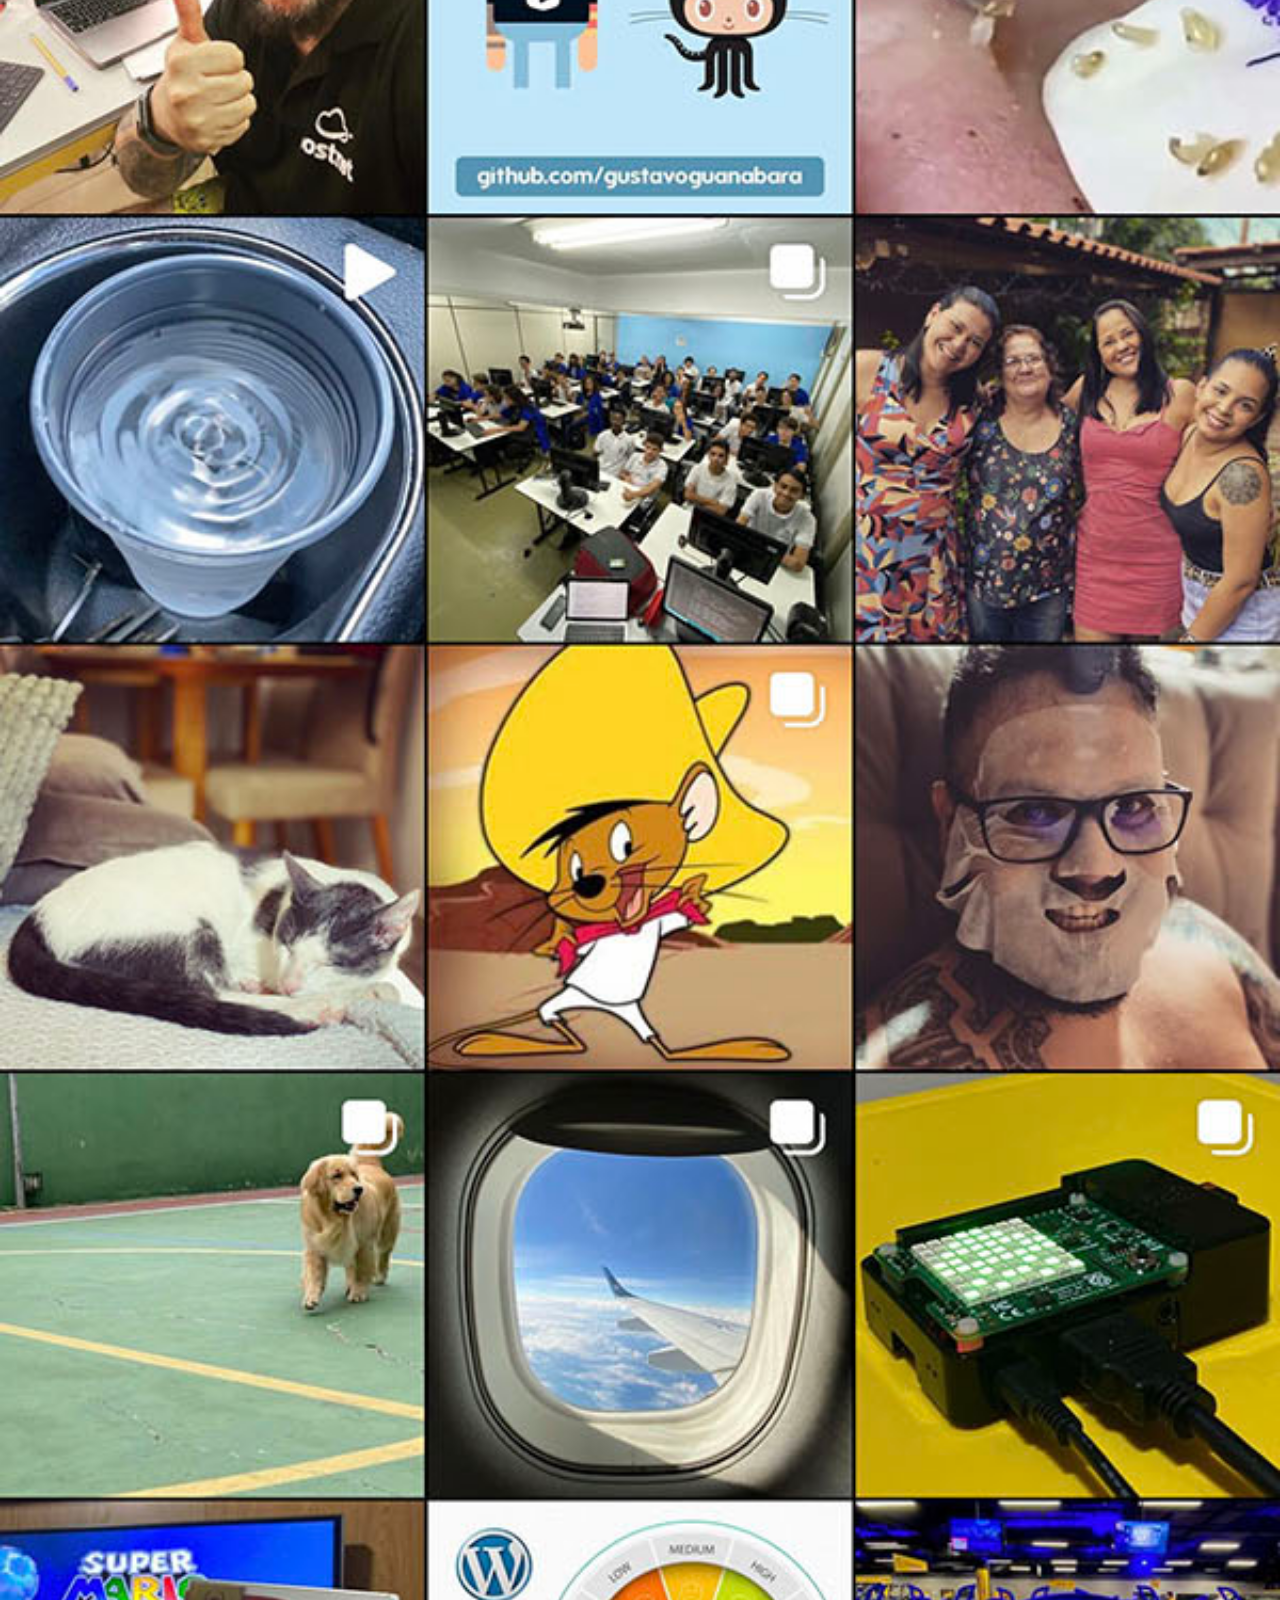
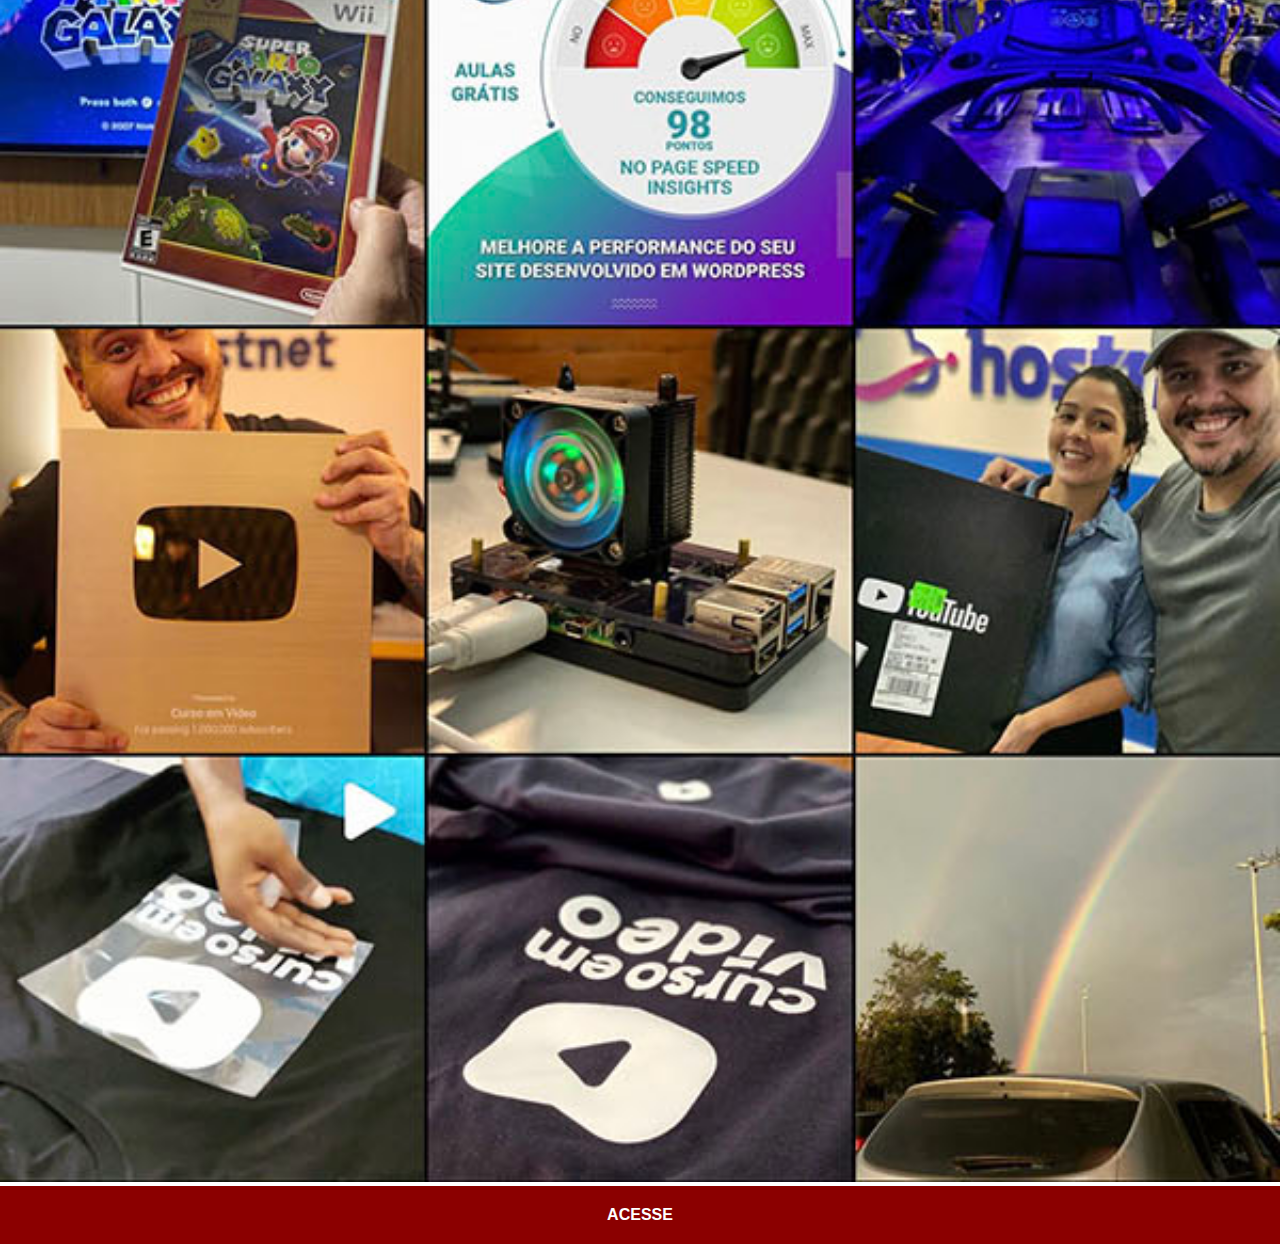
<file: instagram.html>
<!DOCTYPE html>
<html lang="pt-br">
<head>
    <meta charset="UTF-8">
    <meta name="viewport" content="width=device-width, initial-scale=1.0">
    <title>instagram</title>
    <link rel="stylesheet" href="estilos/social.css">
</head>
<body>
    <img src="imagens/tela-instagram.jpg" alt="Instagram">
    <a href="https://www.instagram.com/gustavoguanabara/" target="blank">ACESSE</a>

</body>
</html>
</file>
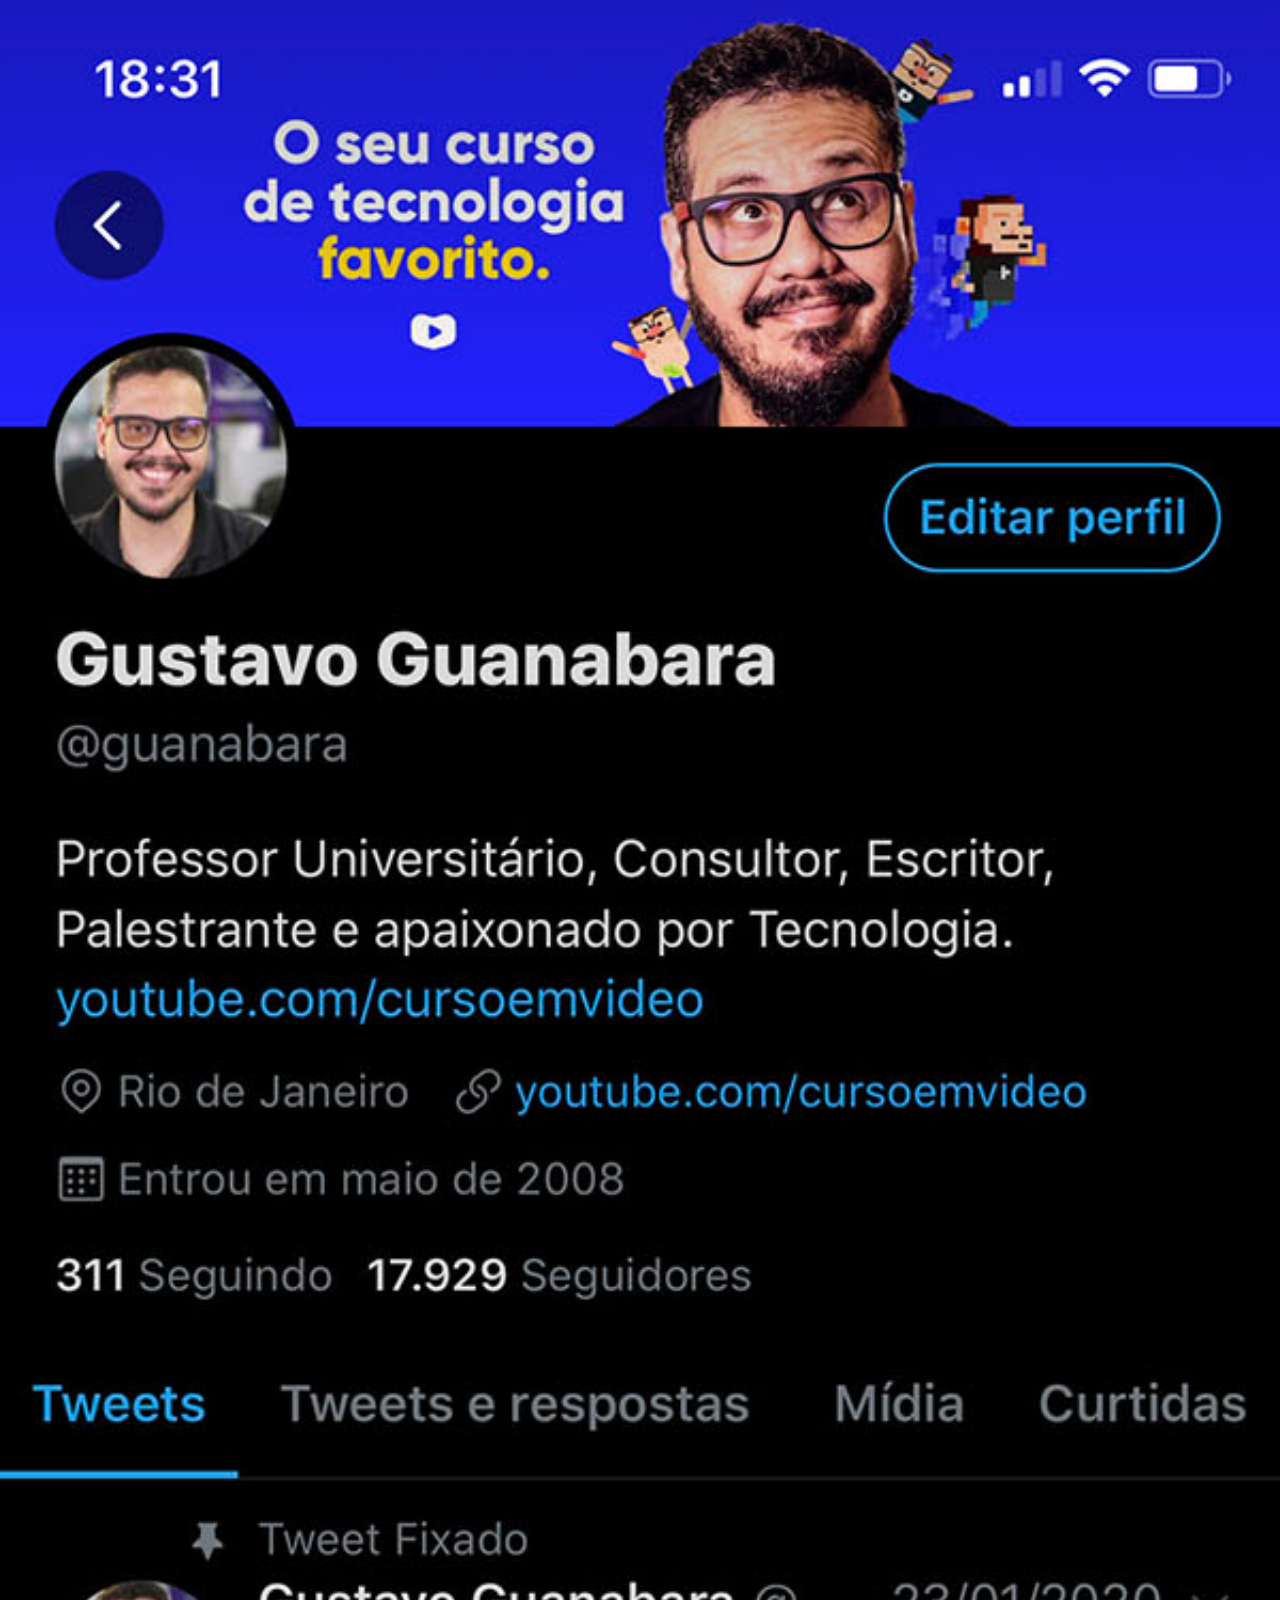
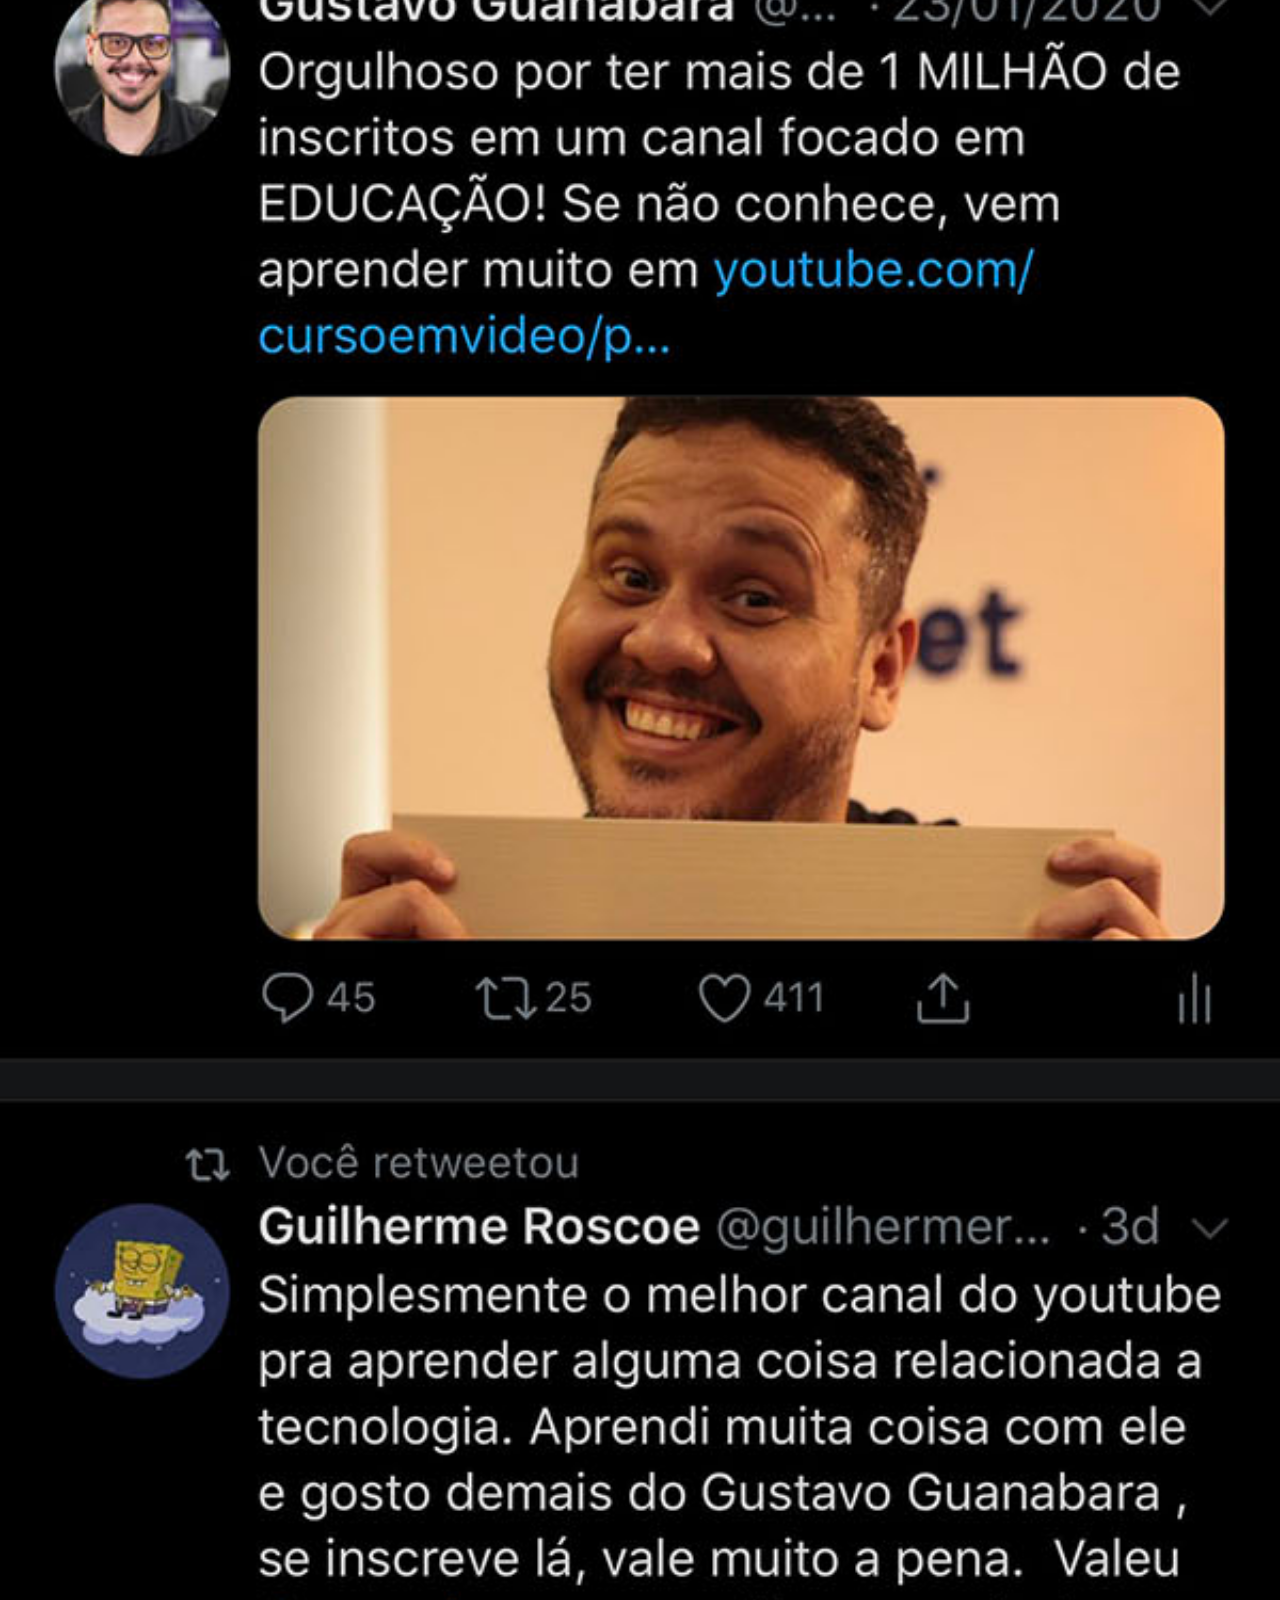
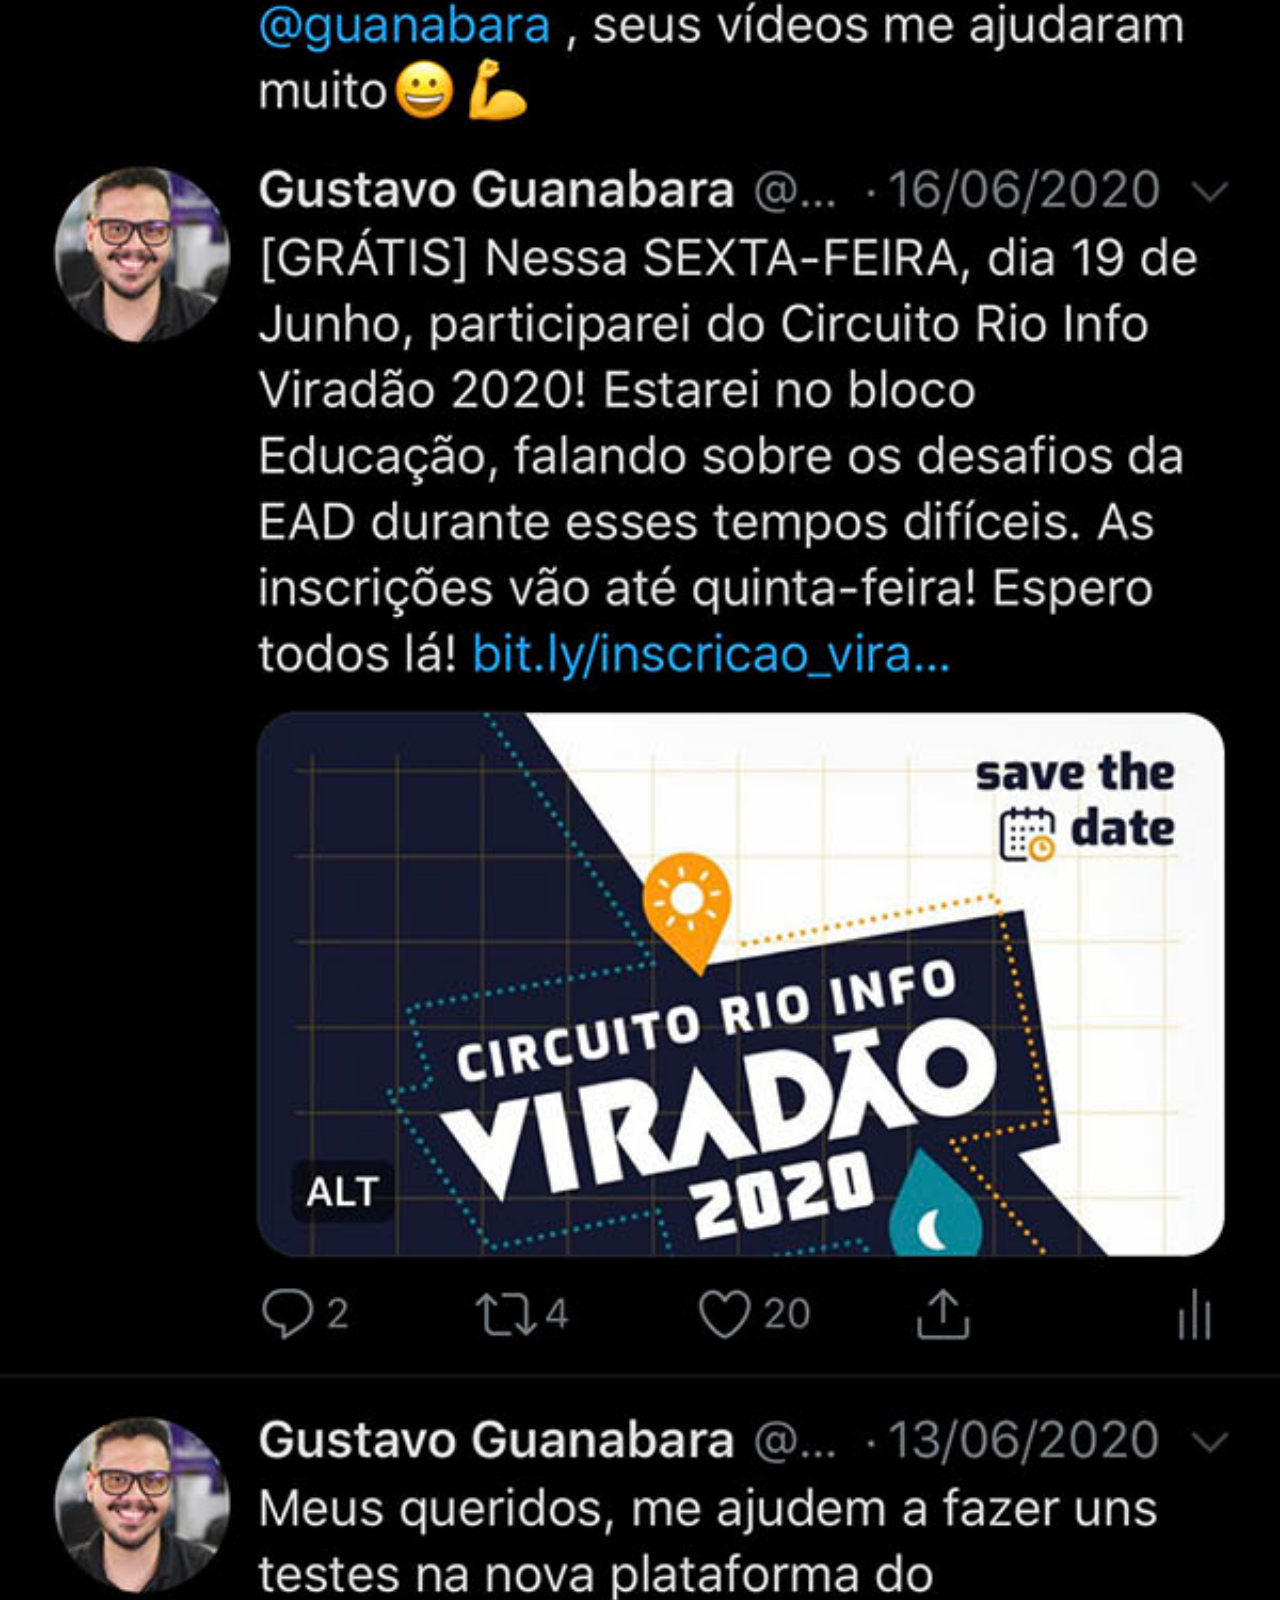
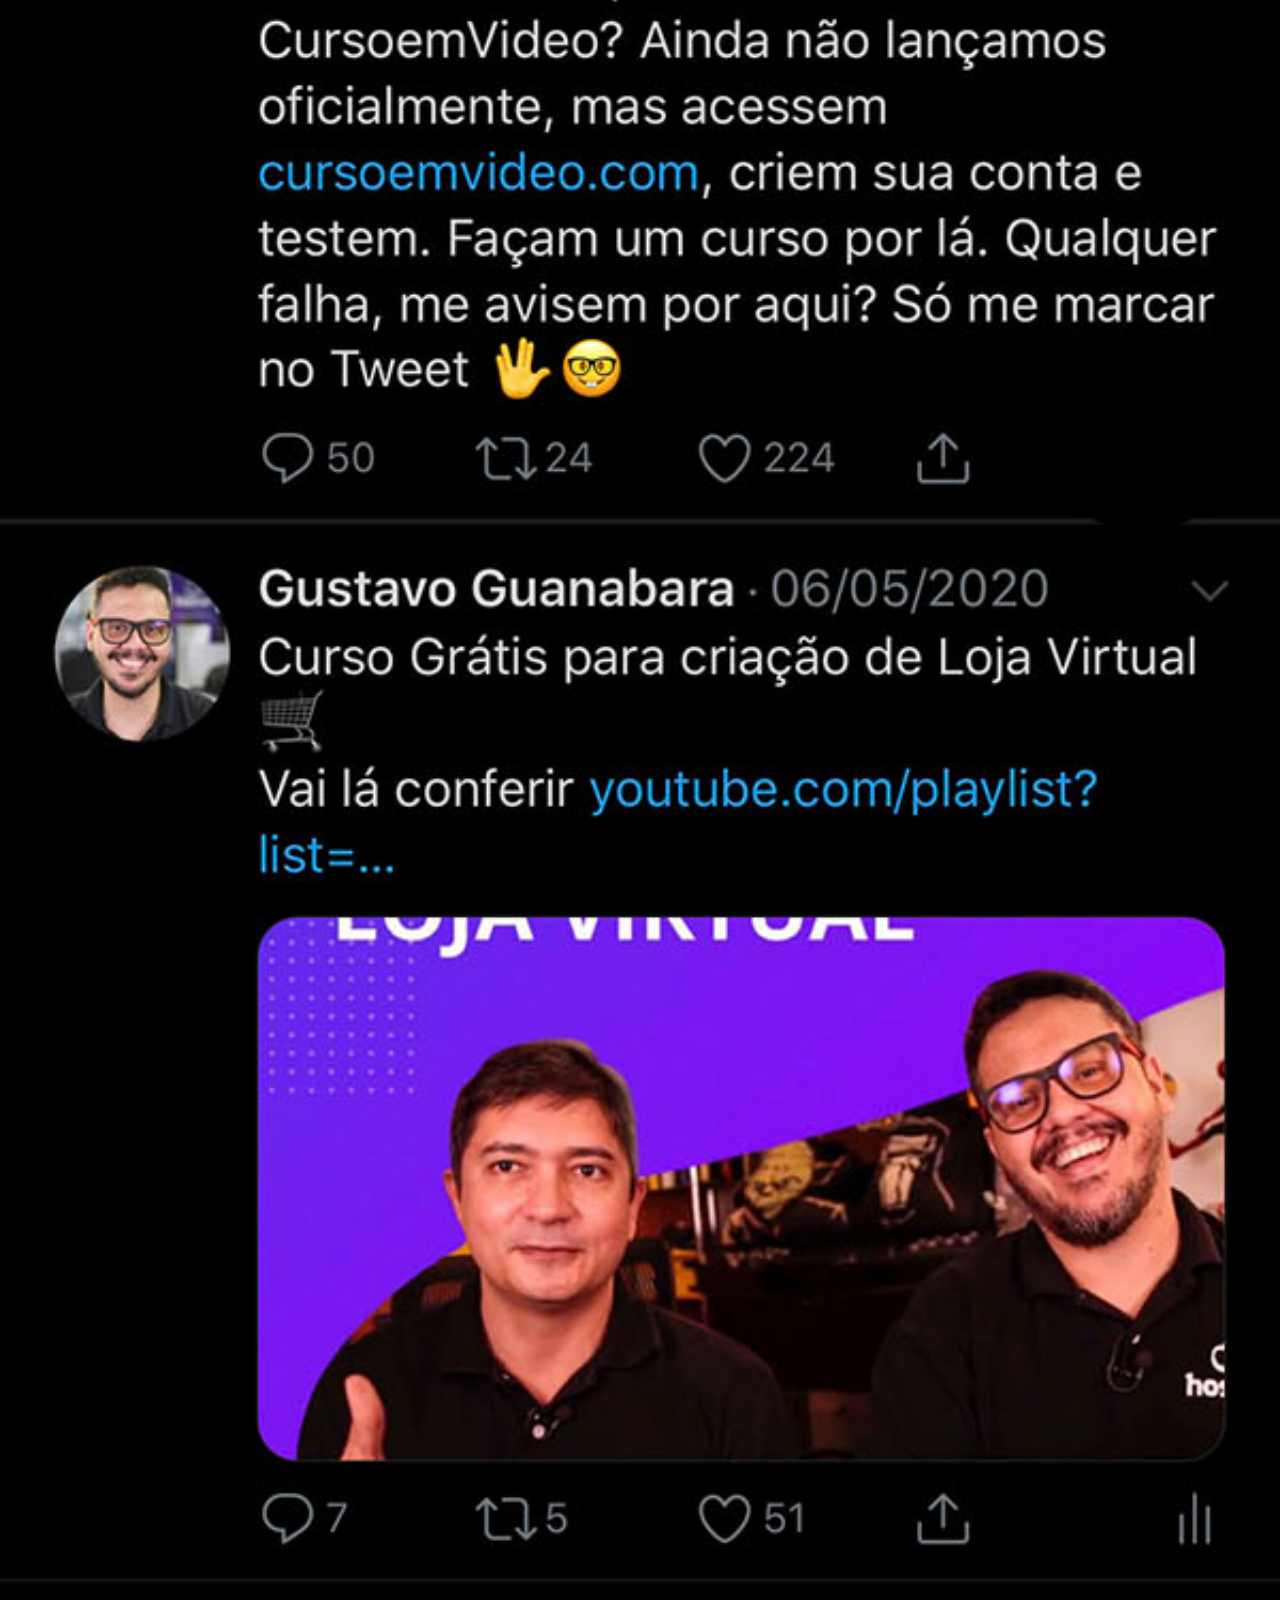
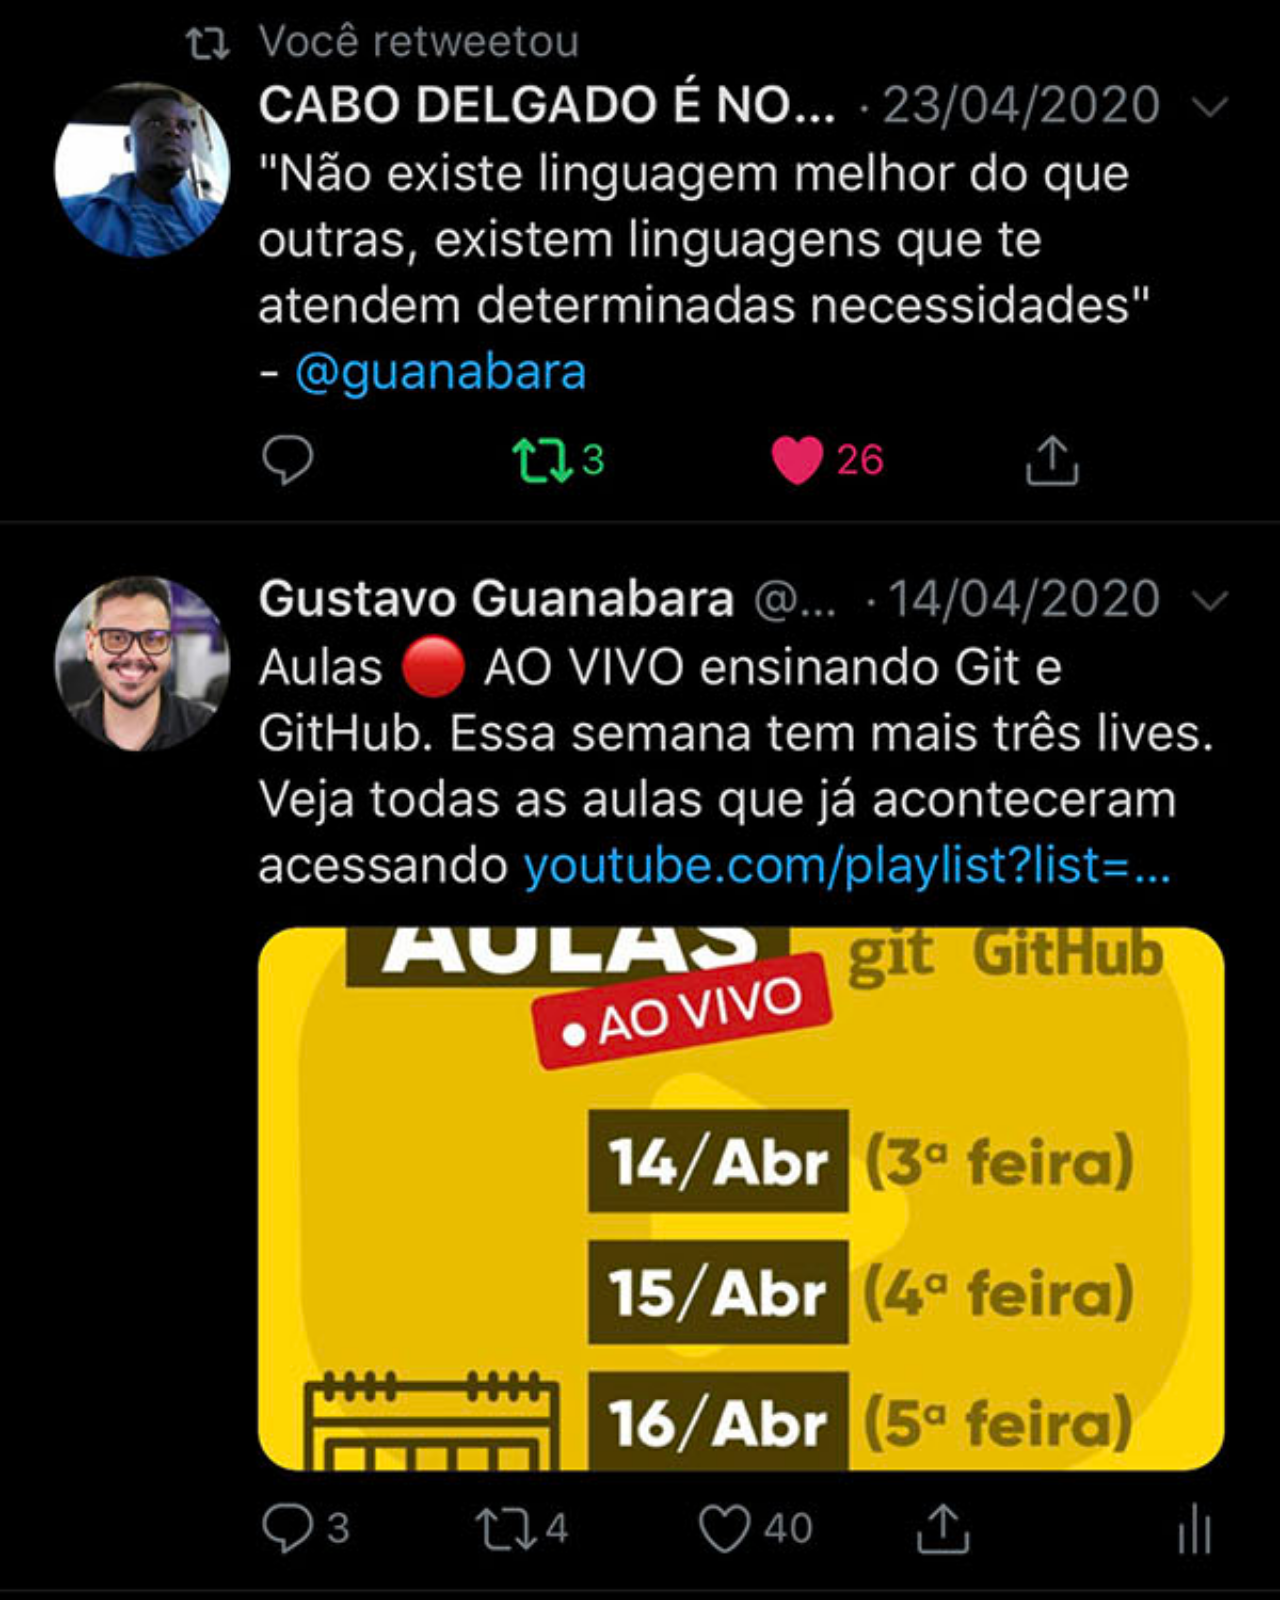
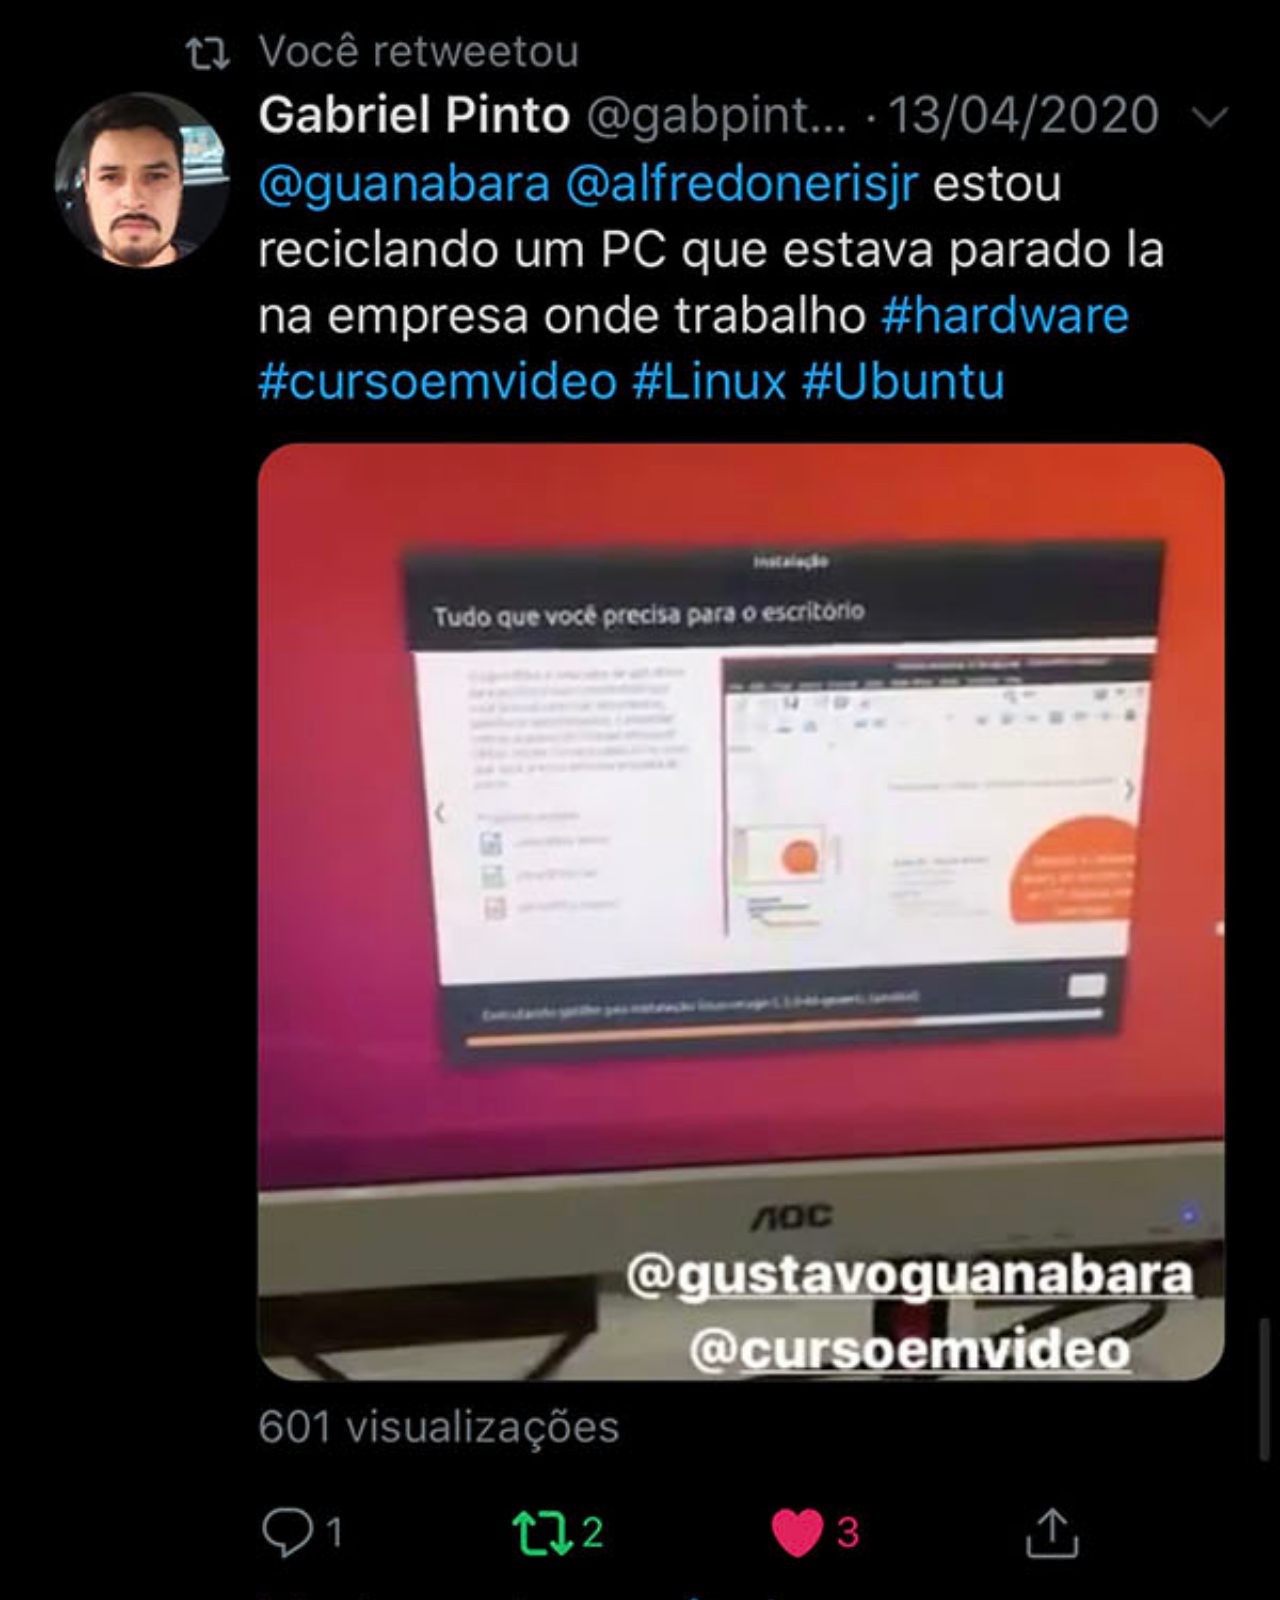
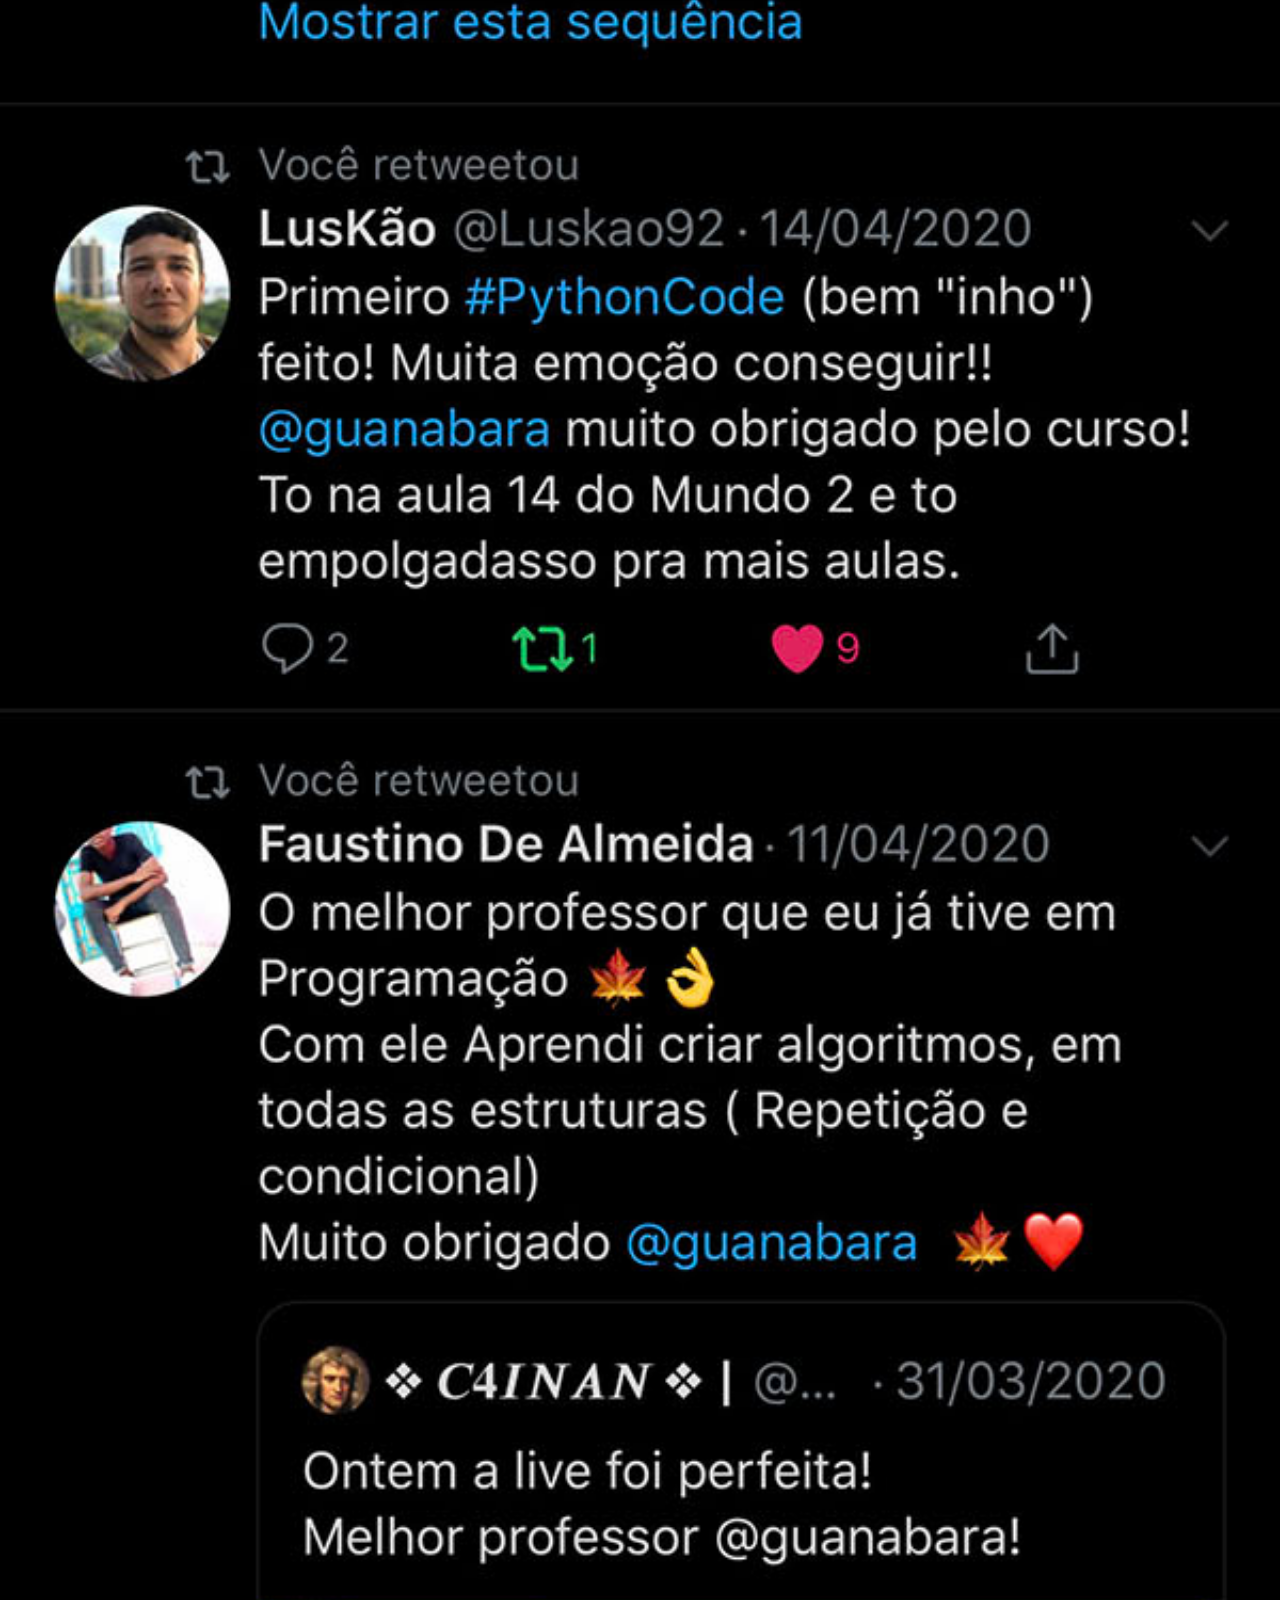
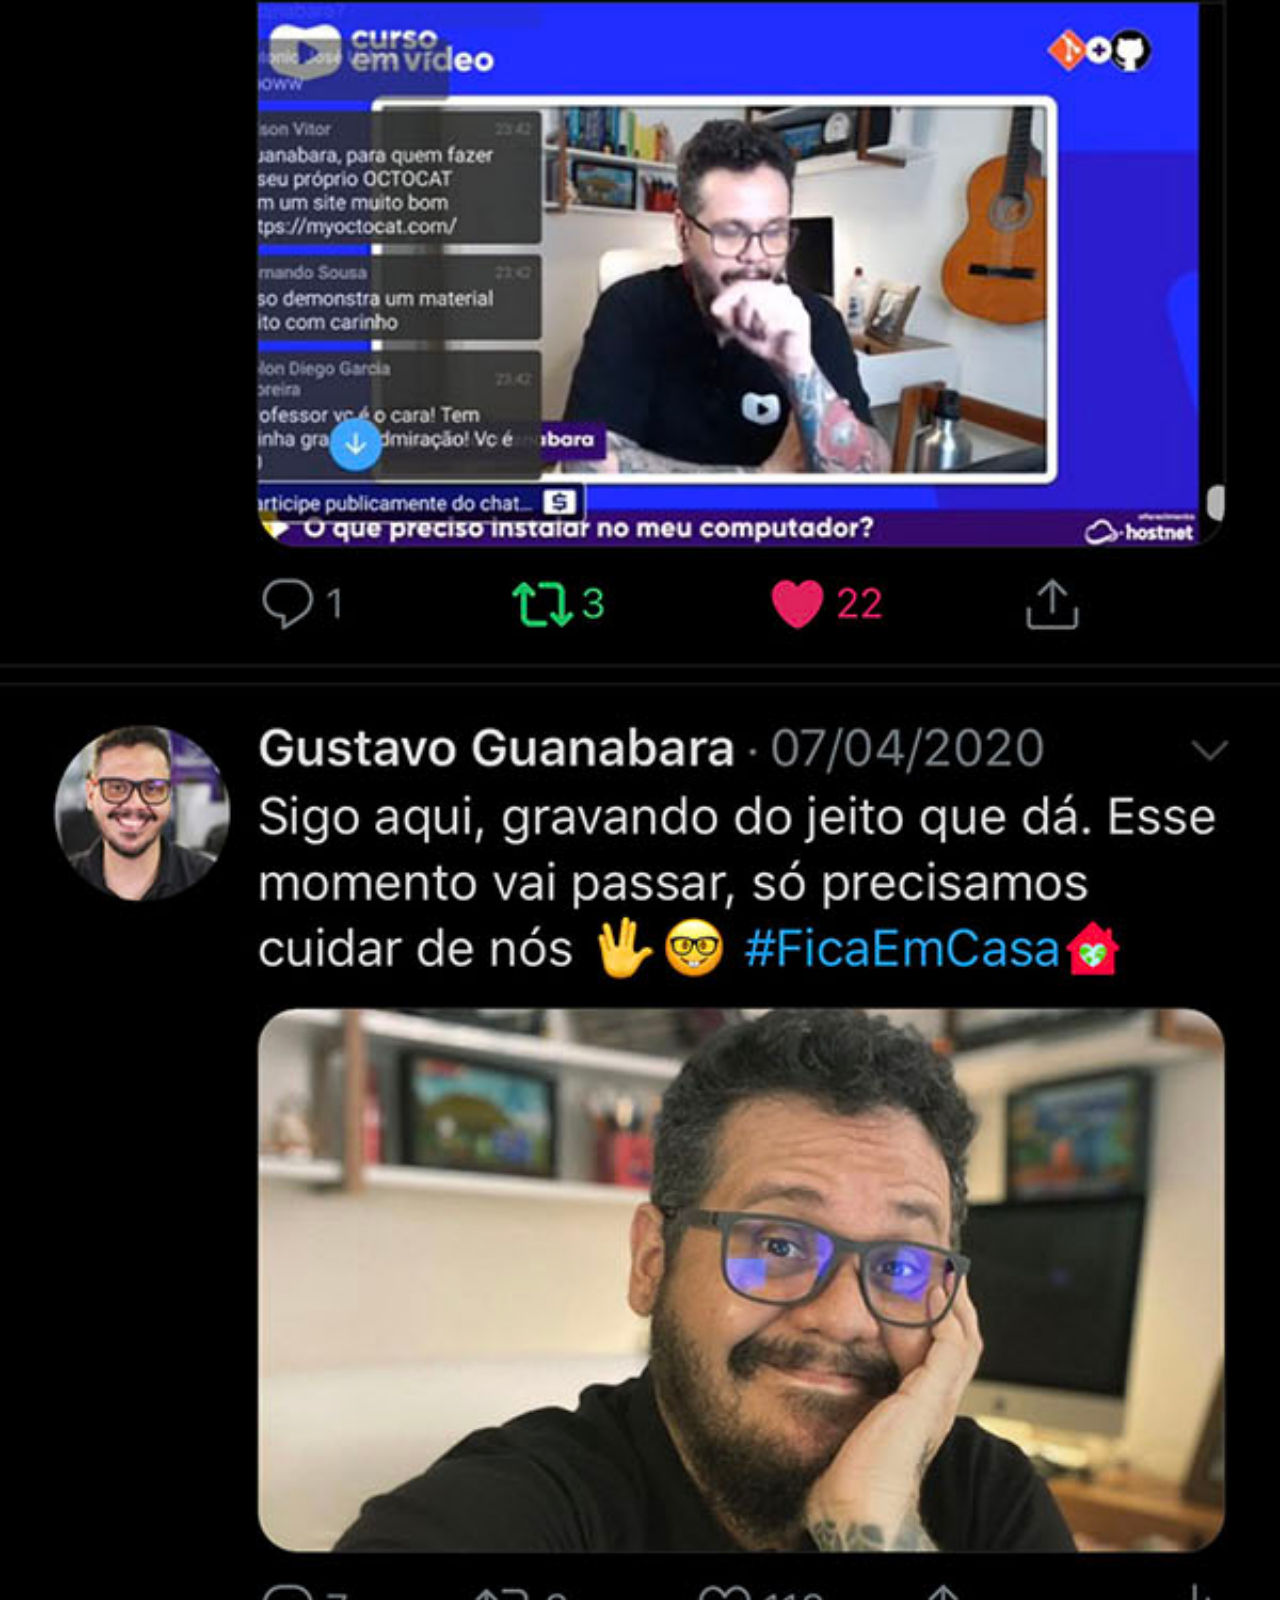
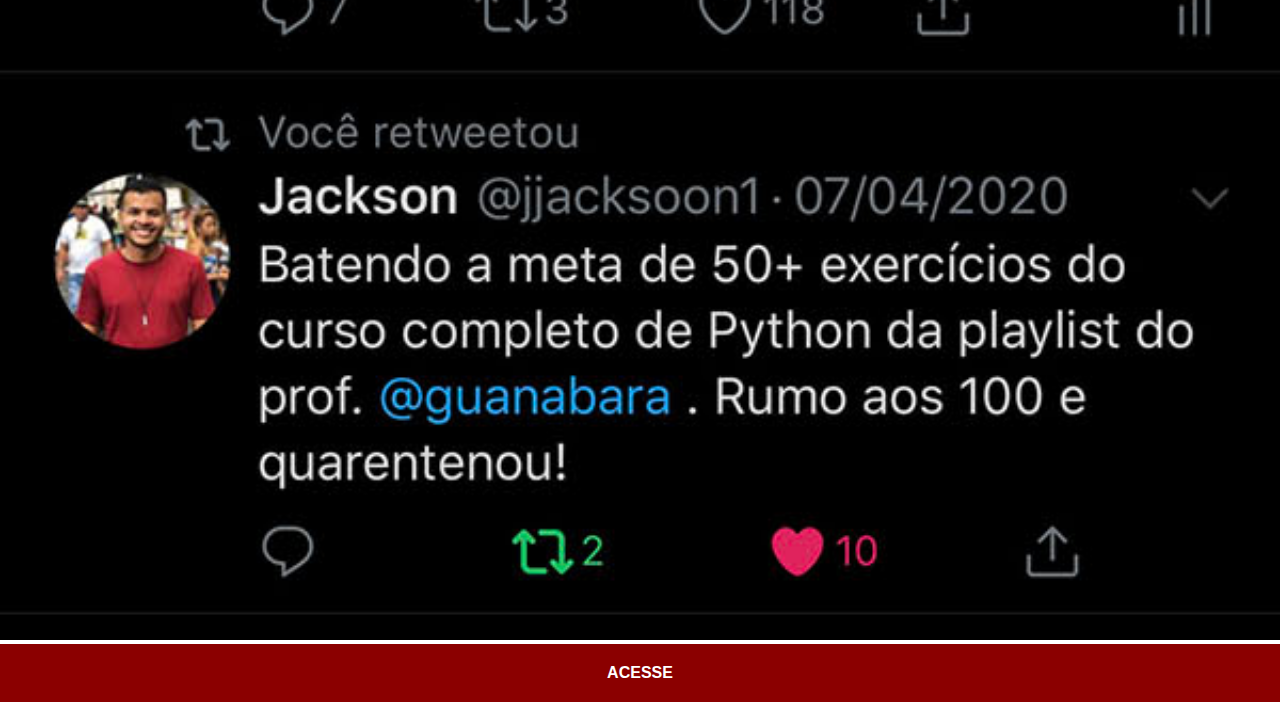
<file: twitter.html>
<!DOCTYPE html>
<html lang="pt-br">
<head>
    <meta charset="UTF-8">
    <meta name="viewport" content="width=device-width, initial-scale=1.0">
    <title>twitter</title>
    <link rel="stylesheet" href="estilos/social.css">
</head>
<body>
    <img src="imagens/tela-twitter.jpg" alt="Twitter">
    <a href="https://twitter.com/guanabara" target="blank">ACESSE</a>

</body>
</html>
</file>
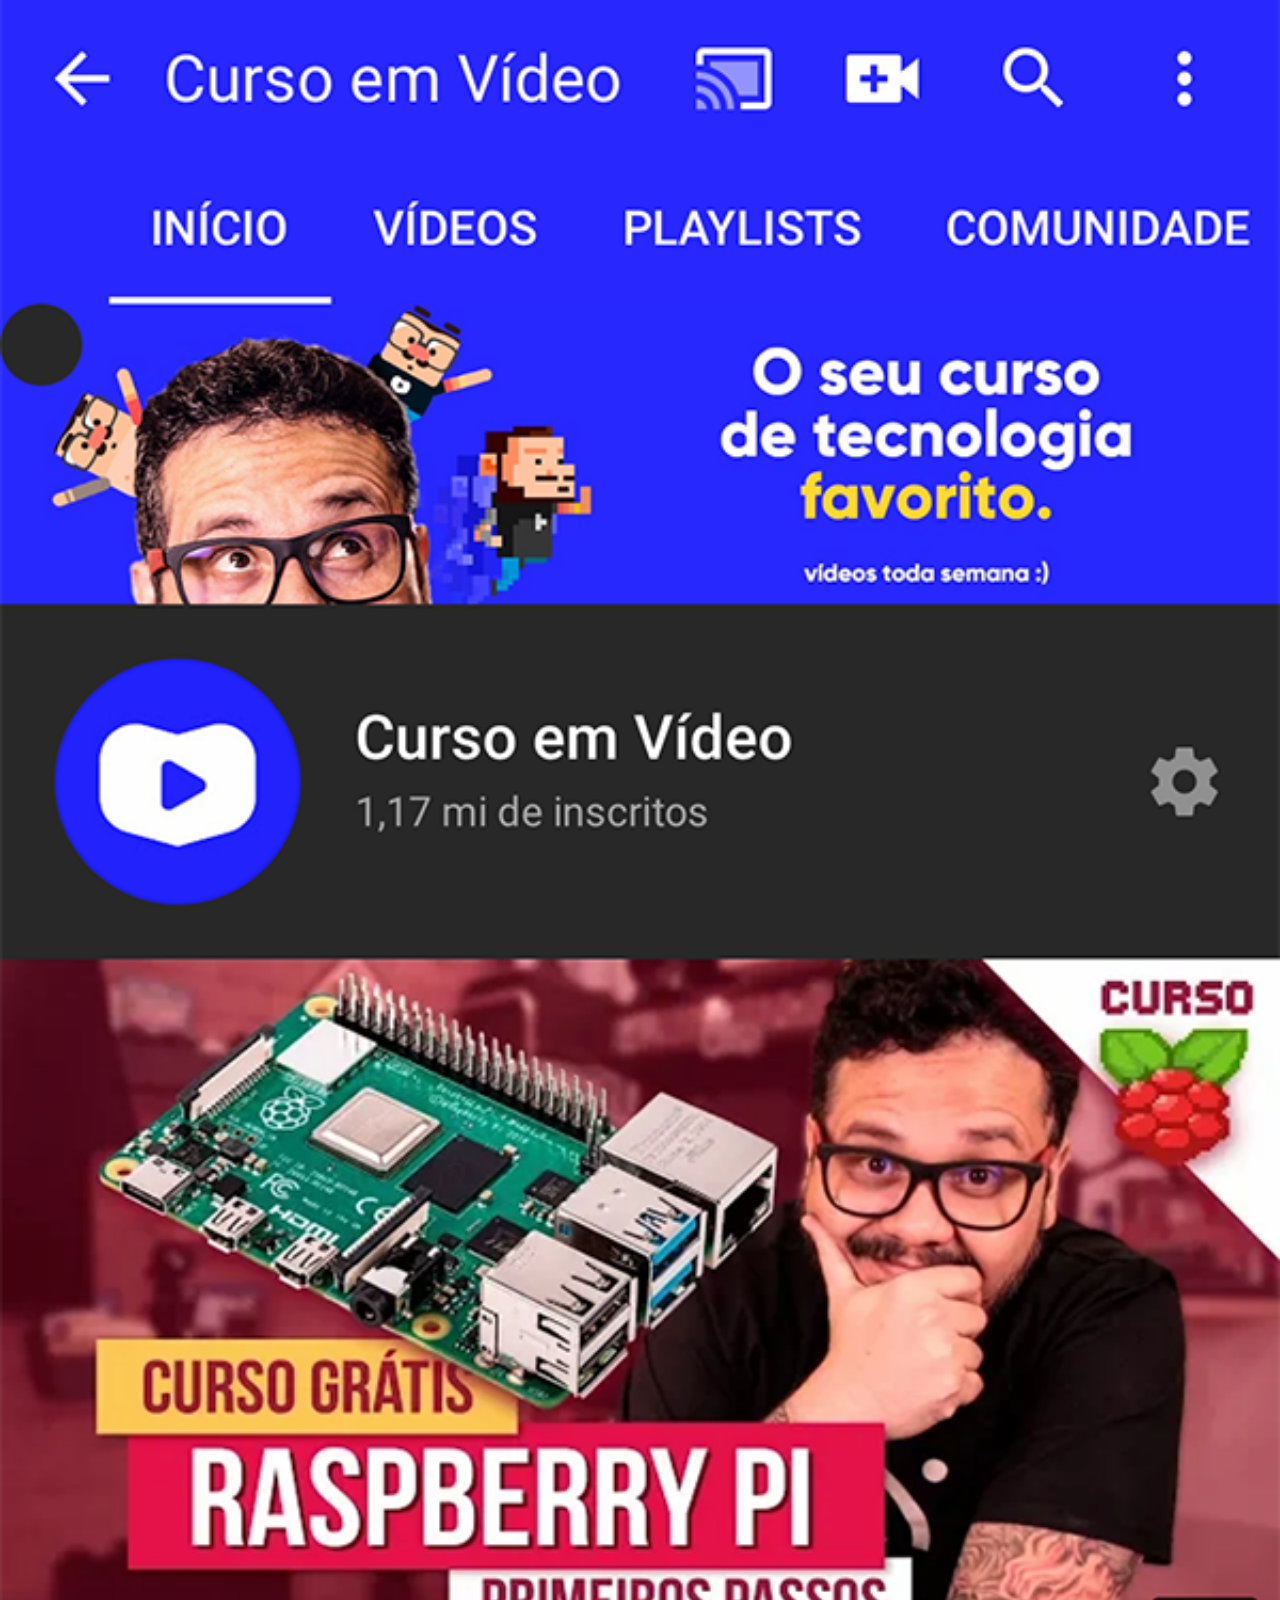
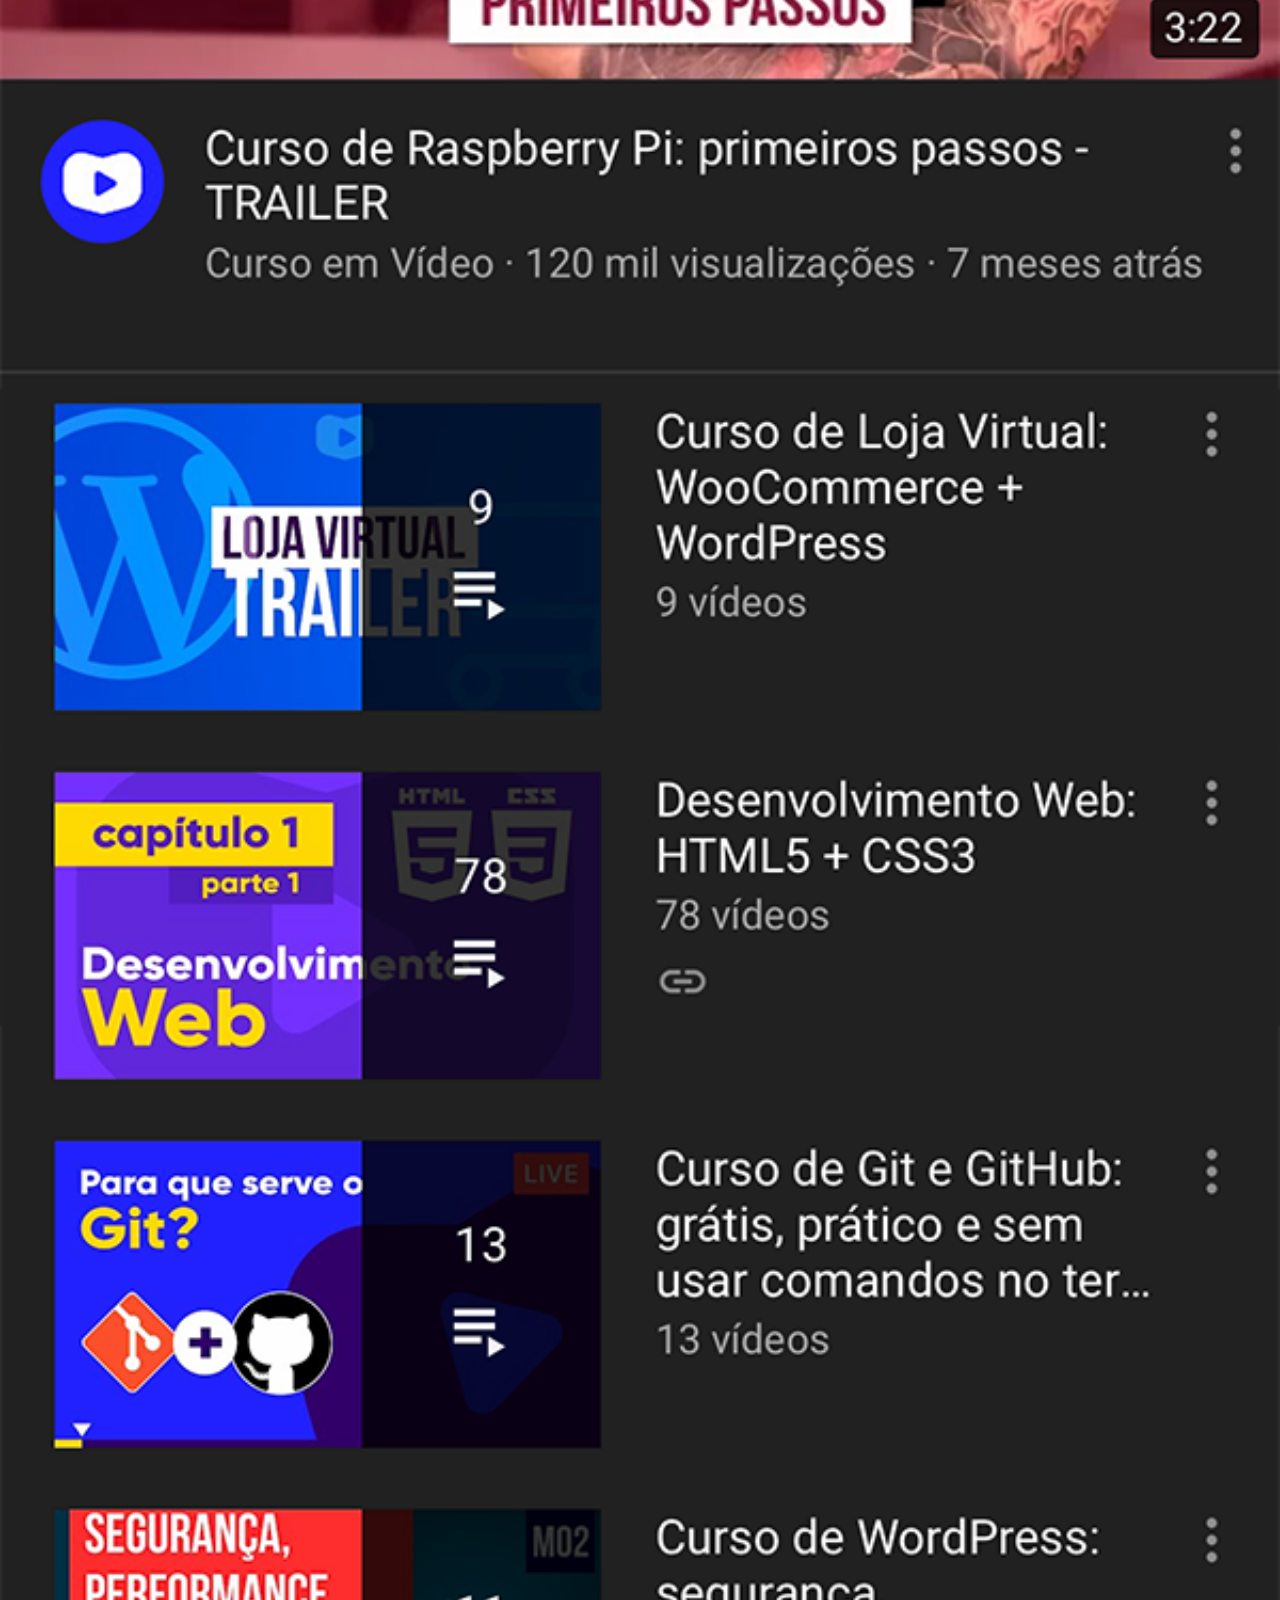
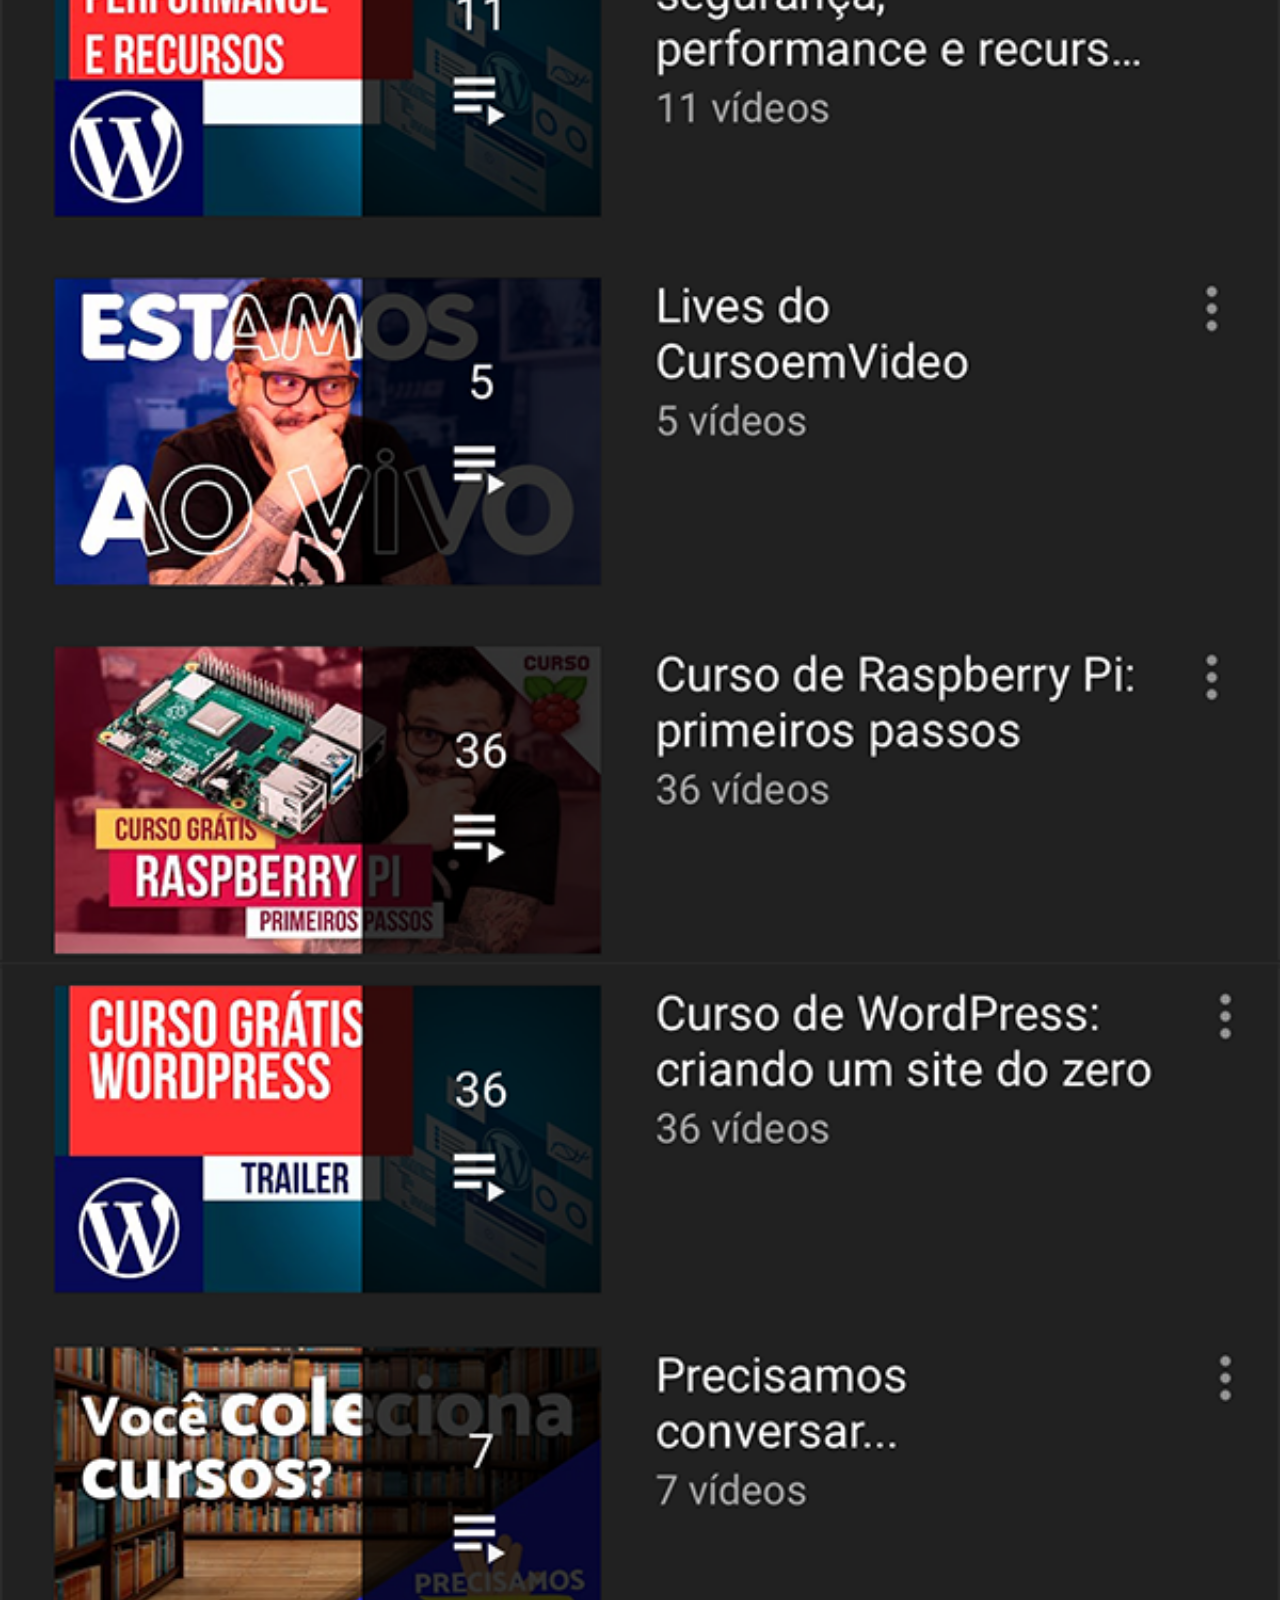
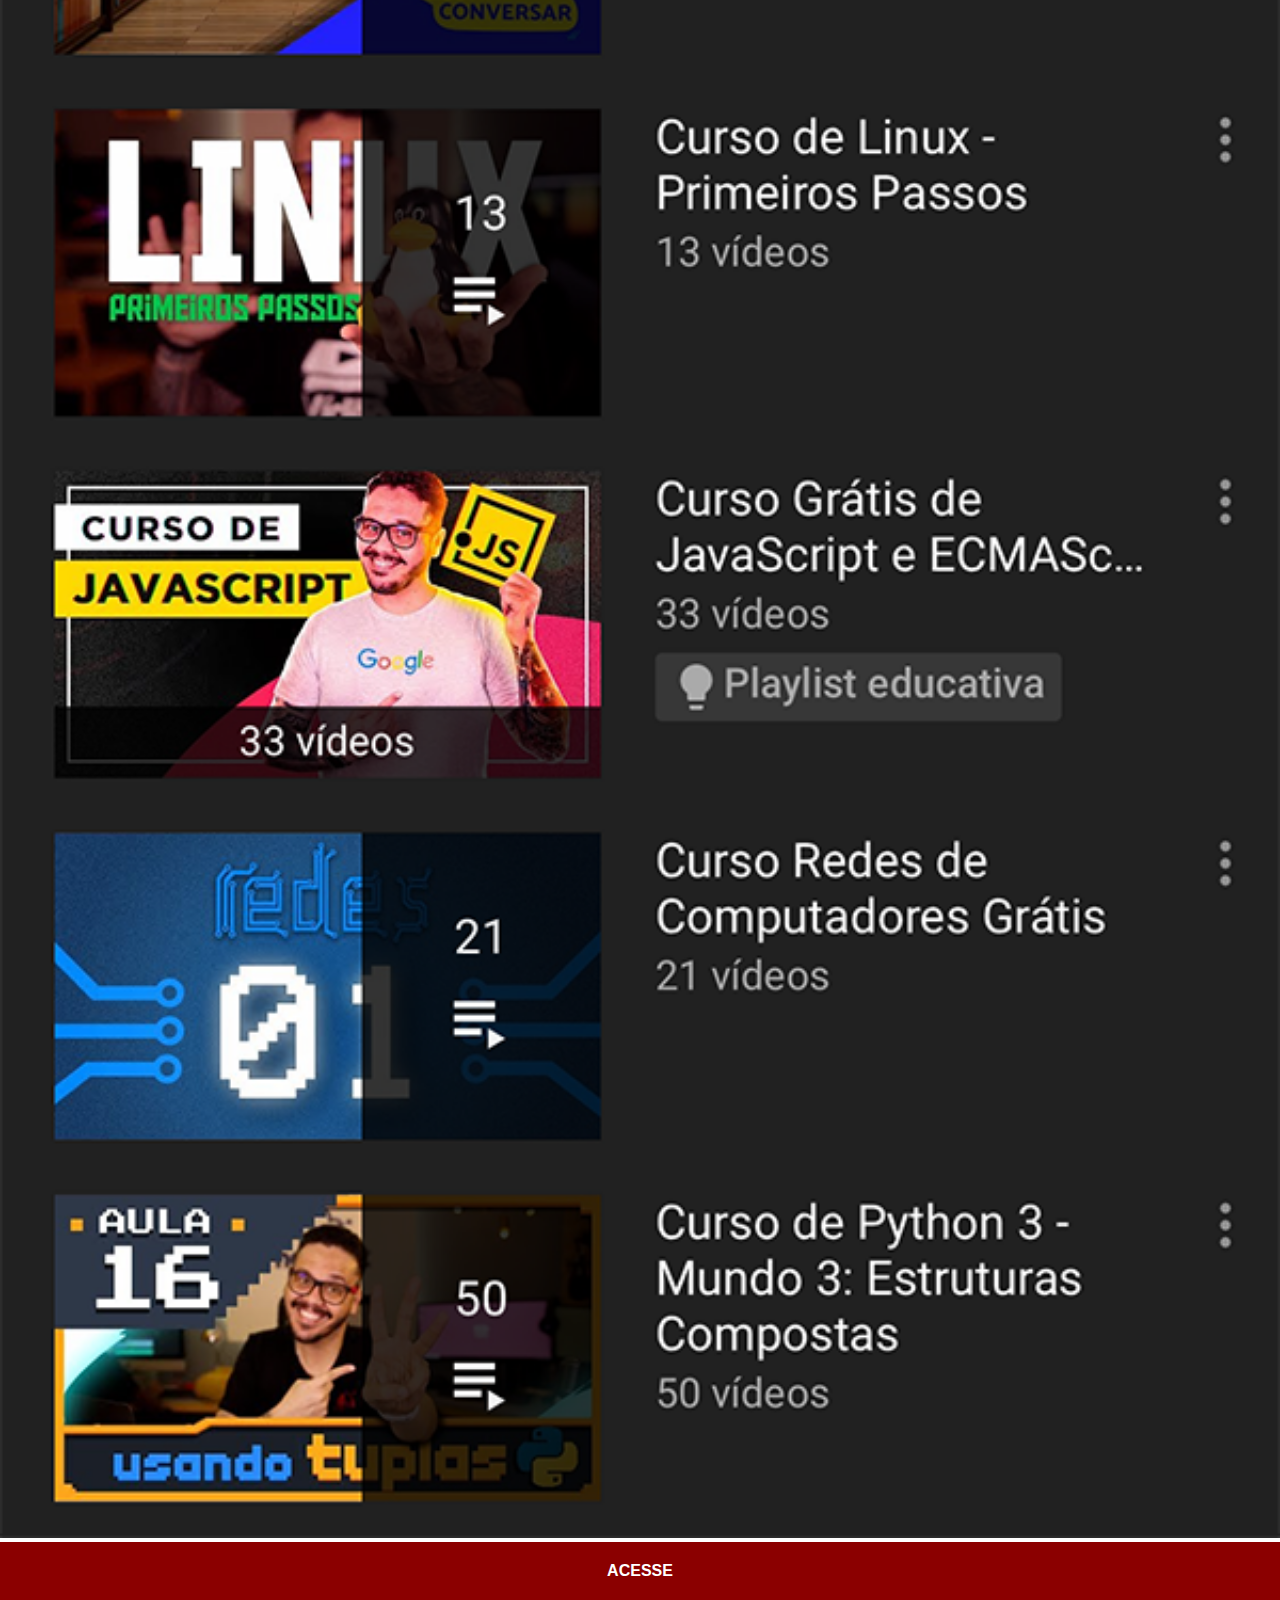
<file: youtube.html>
<!DOCTYPE html>
<html lang="en">
<head>
    <meta charset="UTF-8">
    <meta name="viewport" content="width=device-width, initial-scale=1.0">
    <title>youtube</title>
    <link rel="stylesheet" href="estilos/social.css">
</head>
<body>
    <img src="imagens/tela-youtube.png" alt="Youtube">
    <a href="https://www.youtube.com/@CursoemVideo/playlists" target="blank">ACESSE</a>

</body>
</html>
</file>
<file: estilos/style.css>
* {
    margin: 0px;
    padding: 0px;
    font-family:Arial, Helvetica, sans-serif;
}

html, body {
    height: 100vh;
    width: 100vw;
    background-color: black;
}

body {
    background: url('../imagens/fundo-madeira.jpg') no-repeat top center;
    background-size: cover;
    background-attachment: fixed;
}

main {
    height: 100vh;
    position: relative;
}

section#telefone {
    position:absolute;
    top: 50%;
    left: 50%;
    transform: translate(-50%, -50%);
    height: 627px;
    width: 311px;
    background-color: blueviolet;
    background: url('../imagens/frame-iphone.png') no-repeat;
}

iframe#tela {
    position: relative;
    top: 80px;
    left: 22px;
    width: 267px;
    height: 471px;
    
}

section#redes-sociais {
    text-align: right;
}

section#redes-sociais img {
    width: 50px;
    margin: 10px;
    border-radius: 50%;
    box-shadow: 2px 2px 5px rgba(0, 0, 0, 0.416);
    margin-top: 15px;
}

section#redes-sociais img:hover {
    transform: scale(1.1);
}
</file>
<file: estilos/social.css>
* {
    margin: 0px;
    padding: 0px;
    font-family: Arial, Helvetica, sans-serif;
}

::-webkit-scrollbar {
    width: 0px;
    height: 0px;
}

img {
    width: 100vw;
}

a {
    display: block;
    background-color: darkred;
    padding: 20px;
    color:white;
    text-align: center;
    font-weight:bolder;
    text-decoration: none;
}

a:hover {
    background-color: red;
}
</file>
